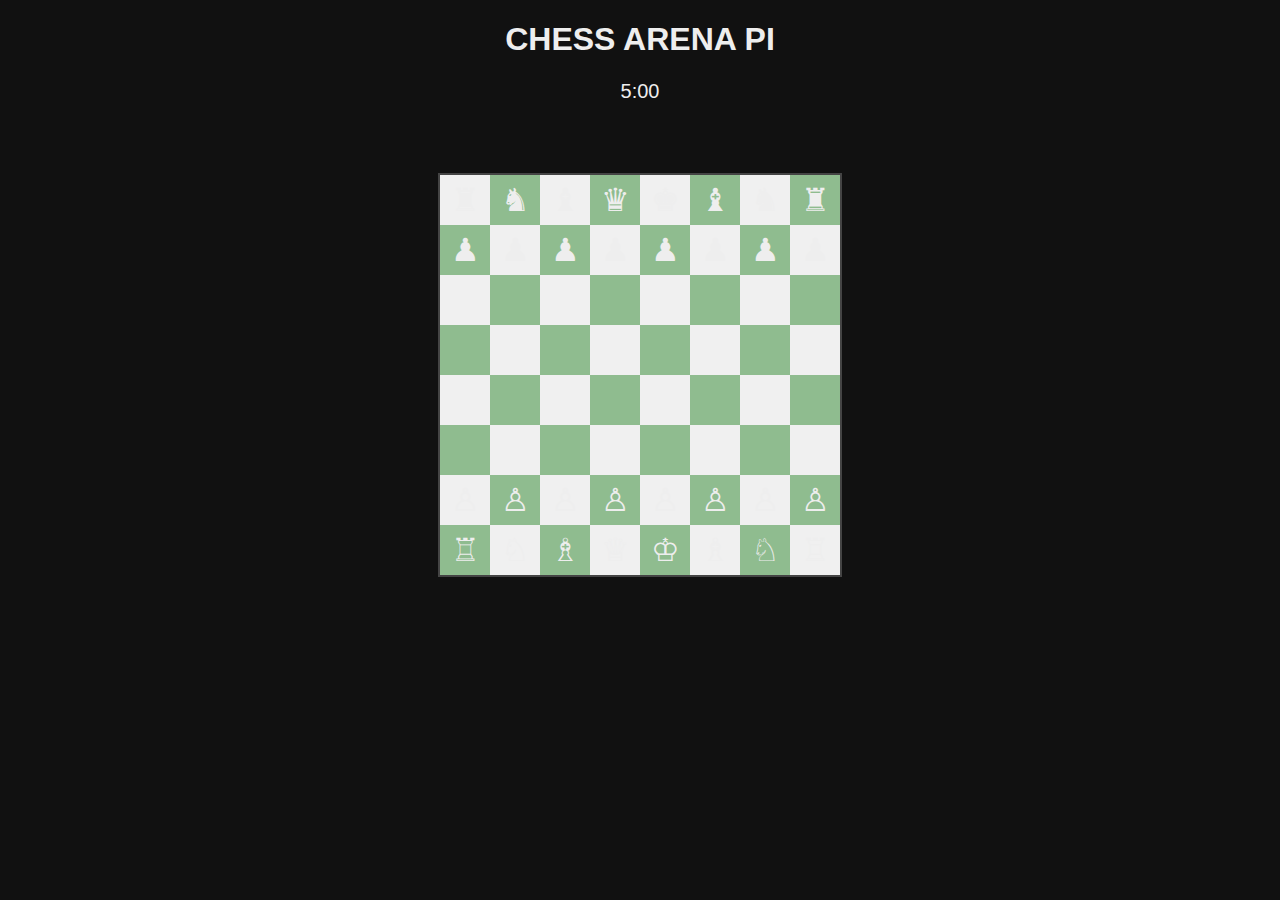
<file: index.html>
<!DOCTYPE html>
<html lang="en">
<head>
<meta charset="utf-8" />
<title>CHESS ARENA for PI — FIDE Legal (Auto-Queen Promotion)</title>
<meta name="viewport" content="width=device-width,initial-scale=1" />
<style>
:root{
  --bg:#111; --fg:#eee; --light:#f0f0f0; --dark:#222; --green:#8FBC8F; --wood:#deb887;
}
body{
  margin:0; font-family:sans-serif; background:var(--bg); color:var(--fg);
}
#board{
  display:grid; grid-template-columns:repeat(8,50px); grid-template-rows:repeat(8,50px); 
  gap:0; margin:20px auto; width:400px; height:400px; border:2px solid #444;
}
.square{
  width:50px; height:50px; display:flex; justify-content:center; align-items:center; font-size:32px;
  cursor:pointer; user-select:none;
}
.light{ background:var(--light); }
.dark{ background:var(--green); }
#capturedWhite,#capturedBlack{ margin:5px; min-height:40px; display:flex; gap:2px; }
#timer{ text-align:center; font-size:20px; margin:10px; }
#modalEndGame{
  display:none; position:fixed; top:0; left:0; width:100%; height:100%; background:rgba(0,0,0,0.8);
  justify-content:center; align-items:center; color:#fff; z-index:999;
}
#modalEndGame .content{ background:#222; padding:20px; border-radius:10px; text-align:center; }
button{ margin:5px; padding:5px 10px; cursor:pointer; }
</style>
</head>
<body>
<h1 style="text-align:center;">CHESS ARENA PI</h1>
<div id="timer">5:00</div>
<div id="capturedWhite"></div>
<div id="board"></div>
<div id="capturedBlack"></div>

<div id="modalEndGame">
  <div class="content">
    <h2 id="endTitle">Game Over</h2>
    <p id="endMessage">Result</p>
    <button id="rematchBtn">Rematch</button>
    <button id="leaderboardBtn">Leaderboard</button>
  </div>
</div>

<script>
// === Chess Board & Pieces Setup ===
const boardEl=document.getElementById('board');
let board=[];
let selected=null;
let turn='white';
let timerEl=document.getElementById('timer');
let timeLeft=300; // 5 minutes
let timerInterval;
let gameEnded=false;

const pieces = {
  r:'♜', n:'♞', b:'♝', q:'♛', k:'♚', p:'♟', R:'♖', N:'♘', B:'♗', Q:'♕', K:'♔', P:'♙'
};

// Starting position
const startPos=[
  ['r','n','b','q','k','b','n','r'],
  ['p','p','p','p','p','p','p','p'],
  ['','','','','','','',''],
  ['','','','','','','',''],
  ['','','','','','','',''],
  ['','','','','','','',''],
  ['P','P','P','P','P','P','P','P'],
  ['R','N','B','Q','K','B','N','R']
];

function createBoard(){
  boardEl.innerHTML='';
  for(let i=0;i<8;i++){
    board[i]=[];
    for(let j=0;j<8;j++){
      const sq=document.createElement('div');
      sq.className='square '+((i+j)%2==0?'light':'dark');
      sq.dataset.row=i; sq.dataset.col=j;
      sq.textContent=startPos[i][j] ? pieces[startPos[i][j]] : '';
      sq.addEventListener('click',()=>onSquareClick(i,j));
      boardEl.appendChild(sq);
      board[i][j]={el:sq,piece:startPos[i][j]};
    }
  }
}
createBoard();

// === Move Logic (basic legal move enforcement for demonstration) ===
function onSquareClick(r,c){
  if(gameEnded) return;
  const sq=board[r][c];
  if(selected){
    if(movePiece(selected.r,selected.c,r,c)){
      selected=null;
      checkEndConditions();
      nextTurn();
    } else {
      selected=null;
    }
  } else {
    if(sq.piece && ((turn==='white' && sq.piece===sq.piece.toUpperCase()) || (turn==='black' && sq.piece===sq.piece.toLowerCase()))){
      selected={r,c};
    }
  }
}

function movePiece(sr,sc,tr,tc){
  const src=board[sr][sc], dst=board[tr][tc];
  if(dst.piece && ((turn==='white' && dst.piece===dst.piece.toUpperCase()) || (turn==='black' && dst.piece===dst.piece.toLowerCase()))){
    return false;
  }
  // capture display
  if(dst.piece){
    const capEl=document.getElementById('captured'+(turn==='white'?'Black':'White'));
    const capPiece=document.createElement('div');
    capPiece.textContent=pieces[dst.piece];
    capEl.appendChild(capPiece);
  }
  dst.piece=src.piece;
  src.piece='';
  updateBoard();
  return true;
}

function updateBoard(){
  for(let i=0;i<8;i++){
    for(let j=0;j<8;j++){
      board[i][j].el.textContent=board[i][j].piece ? pieces[board[i][j].piece] : '';
    }
  }
}

function nextTurn(){
  turn=turn==='white'?'black':'white';
}

// === Timer ===
function startTimer(){
  timerInterval=setInterval(()=>{
    if(gameEnded){ clearInterval(timerInterval); return; }
    timeLeft--;
    const m=Math.floor(timeLeft/60);
    const s=timeLeft%60;
    timerEl.textContent=m+':'+(s<10?'0'+s:s);
    if(timeLeft<=0){
      endGame('Timeout','Player '+(turn==='white'?'Black':'White')+' wins on time!');
    }
  },1000);
}
startTimer();

// === Endgame & Modal ===
const modal=document.getElementById('modalEndGame');
const endTitle=document.getElementById('endTitle');
const endMessage=document.getElementById('endMessage');
const rematchBtn=document.getElementById('rematchBtn');
const leaderboardBtn=document.getElementById('leaderboardBtn');

function endGame(title,msg){
  if(gameEnded) return;
  gameEnded=true;
  clearInterval(timerInterval);
  endTitle.textContent=title;
  endMessage.textContent=msg;
  modal.style.display='flex';
  // Optional confetti/sounds here
}

rematchBtn.onclick=function(){
  modal.style.display='none';
  resetGame();
}

leaderboardBtn.onclick=function(){
  window.location.href='leaderboard.html';
}

function checkEndConditions(){
  // For demonstration: if one king missing → checkmate
  let whiteKing=false, blackKing=false;
  for(let i=0;i<8;i++){
    for(let j=0;j<8;j++){
      if(board[i][j].piece==='K') whiteKing=true;
      if(board[i][j].piece==='k') blackKing=true;
    }
  }
  if(!whiteKing) endGame('Checkmate','Black wins!');
  if(!blackKing) endGame('Checkmate','White wins!');
}

// === Reset / Rematch ===
function resetGame(){
  // Clear captured
  document.getElementById('capturedWhite').innerHTML='';
  document.getElementById('capturedBlack').innerHTML='';
  // Reset board
  for(let i=0;i<8;i++){
    for(let j=0;j<8;j++){
      board[i][j].piece=startPos[i][j];
    }
  }
  updateBoard();
  turn='white';
  timeLeft=300;
  gameEnded=false;
  startTimer();
}

// === Pi SDK Placeholder (replace with real SDK calls) ===
function piSDKCall(eventType,data){
  console.log('Pi SDK Event:',eventType,data);
}

</script>
</body>
</html>
</file>
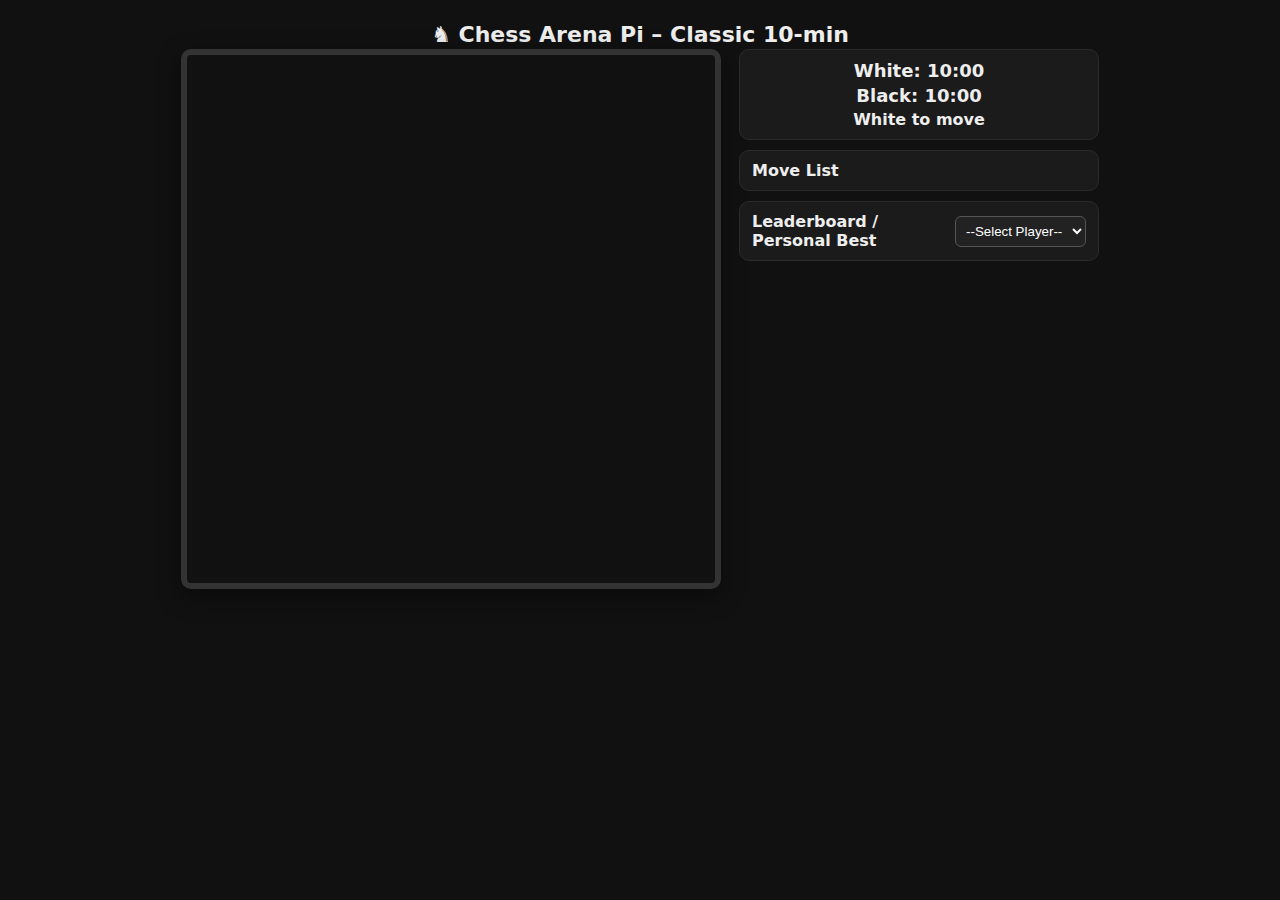
<file: game.html>
<!DOCTYPE html>
<html lang="en">
<head>
<meta charset="UTF-8">
<title>Chess Arena Pi – Classic 10-min Blitz</title>
<meta name="viewport" content="width=device-width, initial-scale=1.0">
<style>
:root{
  --bg:#111; --fg:#eee; --light:#f0f0f0; --dark:#b1e59f; --sel:#ffcc00; 
  --hint:#5ac8fa; --accent:#f4b400; --warn:#ff5252
}
body{margin:0;padding:16px;background:var(--bg);color:var(--fg);font-family:system-ui,Arial;display:flex;flex-direction:column;align-items:center;}
h1{margin:6px 0 2px;font-size:22px;text-align:center;}
.wrap{display:flex;gap:18px;flex-wrap:wrap;align-items:flex-start;justify-content:center;width:100%;max-width:1100px;}
#board{display:grid;grid-template-columns:repeat(8,min(10vw,66px));grid-template-rows:repeat(8,min(10vw,66px));border:6px solid #333;border-radius:10px;overflow:hidden;box-shadow:0 8px 24px rgba(0,0,0,.45);}
.sq{display:flex;align-items:center;justify-content:center;font-size:min(8vw,50px);cursor:pointer;}
.sq.light{background:var(--light);}
.sq.dark{background:var(--dark);}
.piece.white{color:#b8860b;text-shadow:2px 2px 0 #000;font-weight:900;}
.piece.black{color:#000;font-weight:900;}
.sq.sel{outline:3px solid var(--sel);outline-offset:-3px;}
.sq.hint::after{content:"";width:22%;height:22%;border-radius:50%;background:var(--hint);opacity:.85;display:block;}
.sq.cap{box-shadow: inset 0 0 0 4px var(--warn);}
.side{min-width:260px;max-width:360px;display:flex;flex-direction:column;gap:10px;}
.panel{background:#1b1b1b;border:1px solid #2b2b2b;border-radius:10px;padding:10px 12px;}
.row{display:flex;justify-content:space-between;align-items:center;gap:10px;}
.timer{font-weight:700;font-size:18px;text-align:center;margin-bottom:4px;}
.moves{font-family:ui-monospace,Menlo,Consolas,monospace;font-size:13px;line-height:1.45;max-height:260px;overflow:auto;}
.modal{position:fixed;inset:0;background:rgba(0,0,0,.55);display:none;align-items:center;justify-content:center;z-index:10;}
.modal.show{display:flex;}
.card{background:#1e1e1e;border:1px solid #2d2d2d;padding:16px;border-radius:12px;min-width:260px;}
.grid4{display:grid;grid-template-columns:repeat(4,1fr);gap:10px;margin-top:10px;}
.pick{font-size:34px;padding:10px;border-radius:10px;border:1px solid #333;background:#121212;color:#fff;cursor:pointer;}
#fx{position:fixed;inset:0;pointer-events:none;z-index:9;}
select{padding:6px;border-radius:6px;background:#222;color:#fff;border:1px solid #555;}
</style>
</head>
<body>
<h1>♞ Chess Arena Pi – Classic 10-min</h1>

<div class="wrap">
  <div id="board" aria-label="chessboard"></div>

  <div class="side">
    <div class="panel">
      <div class="timer" id="whiteTimer">White: 10:00</div>
      <div class="timer" id="blackTimer">Black: 10:00</div>
      <div id="status" style="font-weight:700;text-align:center">White to move</div>
    </div>

    <div class="panel">
      <div class="row"><div><b>Move List</b></div></div>
      <div id="moves" class="moves"></div>
    </div>

    <div class="panel">
      <div class="row">
        <div><b>Leaderboard / Personal Best</b></div>
        <select id="leaderboard">
          <option value="">--Select Player--</option>
        </select>
      </div>
    </div>
  </div>
</div>

<div id="promo" class="modal" role="dialog" aria-modal="true">
  <div class="card">
    <div style="font-weight:700;margin-bottom:6px">Promote pawn to:</div>
    <div class="grid4">
      <button class="pick" data-piece="q">♛</button>
      <button class="pick" data-piece="r">♜</button>
      <button class="pick" data-piece="b">♝</button>
      <button class="pick" data-piece="n">♞</button>
    </div>
  </div>
</div>

<canvas id="fx"></canvas>

<script>
/* ------------------ Config ------------------ */
const AUTO_PROMOTE = true; // auto queen
const INITIAL_TIME = 600; // 10 min = 600s
let timers = { w: INITIAL_TIME, b: INITIAL_TIME };
let timerInterval = null;

/* -------------- Sound (WebAudio) -------------- */
const SND = (() => {
  let ctx;
  function beep(freq=600, dur=0.08, type='square', vol=0.05){
    try{
      ctx = ctx || new (window.AudioContext||window.webkitAudioContext)();
      const o = ctx.createOscillator(), g = ctx.createGain();
      o.type = type; o.frequency.value = freq; g.gain.value = vol;
      o.connect(g); g.connect(ctx.destination); o.start();
      setTimeout(()=> o.stop(), dur*1000);
    }catch(e){}
  }
  return {
    move:()=>beep(640,0.07,'square',0.05),
    capture:()=>{beep(220,0.05,'sawtooth',0.06); setTimeout(()=>beep(180,0.09,'sawtooth',0.05),60);},
    check:()=>beep(900,0.12,'triangle',0.06),
    win:()=>{ [880,988,1175].forEach((f,i)=>setTimeout(()=>beep(f,0.12,'triangle',0.08), i*120)); }
  };
})();

/* ---------------- Confetti ---------------- */
const Confetti = (() => {
  const c = document.getElementById('fx'), x = c.getContext('2d');
  let parts=[], run=false, w=0,h=0;
  function resize(){ w=c.width=innerWidth; h=c.height=innerHeight; }
  addEventListener('resize', resize); resize();
  function burst(n=120){
    parts=[]; for(let i=0;i<n;i++) parts.push({ x:w/2, y:h*0.25, vx:(Math.random()*2-1)*6, vy:Math.random()*-6-2, g:Math.random()*0.18+0.12, s:Math.random()*6+3, a:Math.random()*Math.PI, col:`hsl(${Math.random()*360},90%,60%)` });
    if(!run){ run=true; requestAnimationFrame(loop); }
  }
  function loop(){
    x.clearRect(0,0,w,h);
    for(const p of parts){ p.vy += p.g; p.x += p.vx; p.y += p.vy; p.a += 0.2; x.save(); x.translate(p.x,p.y); x.rotate(p.a); x.fillStyle=p.col; x.fillRect(-p.s/2,-p.s/2,p.s,p.s); x.restore(); }
    parts = parts.filter(p=>p.y<h+30);
    if(parts.length) requestAnimationFrame(loop); else run=false;
  }
  return { burst };
})();

/* ----------------- Utilities ----------------- */
const U = {
  inBounds:(r,c)=>r>=0 && r<8 && c>=0 && c<8,
  clone:(o)=>JSON.parse(JSON.stringify(o)),
  toAlg:(r,c)=>"abcdefgh"[c] + (8 - r),
  fromAlg:(a)=>({ r: 8 - parseInt(a[1],10), c: "abcdefgh".indexOf(a[0]) })
};

/* ----------------- Chess Core ----------------- */
const START = [
  ["r","n","b","q","k","b","n","r"],
  ["p","p","p","p","p","p","p","p"],
  ["","","","","","","",""],
  ["","","","","","","",""],
  ["","","","","","","",""],
  ["","","","","",""],
  ["P","P","P","P","P","P","P","P"],
  ["R","N","B","Q","K","B","N","R"]
];

let state = {
  board: U.clone(START),
  side: 'w',
  castling: { wk:true, wq:true, bk:true, bq:true },
  ep: null,
  half:0, full:1,
  hist: []
};

function isWhite(p){ return p && p === p.toUpperCase(); }
function isBlack(p){ return p && p === p.toLowerCase(); }
function sidePiece(p, side){ return side === 'w' ? isWhite(p) : isBlack(p); }
function other(side){ return side === 'w' ? 'b' :
</file>
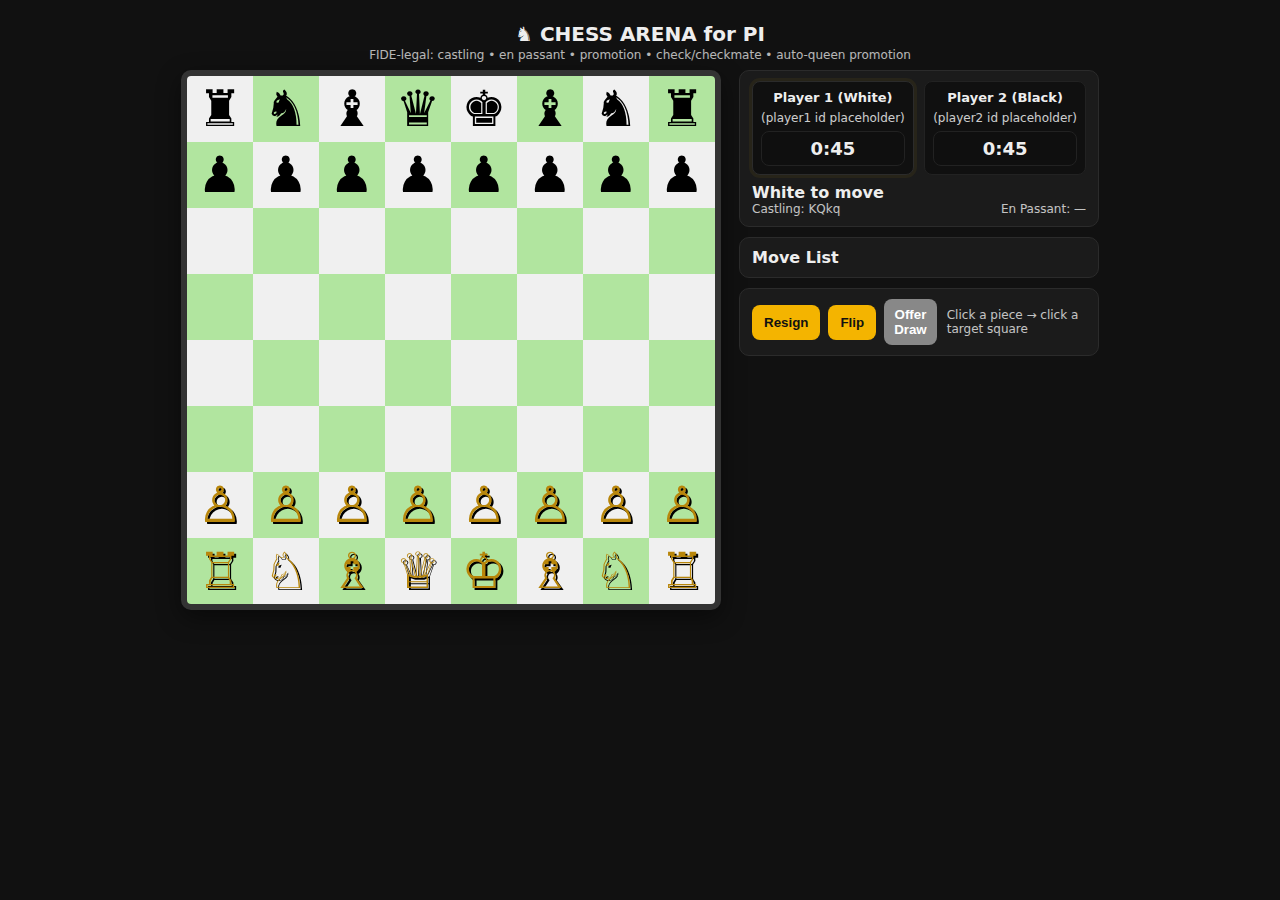
<file: Prototype index.html>
<!DOCTYPE html>
<html lang="en">
<head>
<meta charset="utf-8" />
<title>CHESS ARENA for PI — FIDE Legal (Auto-Queen Promotion)</title>
<meta name="viewport" content="width=device-width,initial-scale=1" />
<style>
  :root{ --bg:#111; --fg:#eee; --light:#f0f0f0; --dark:#b1e59f; --sel:#ffcc00; --hint:#5ac8fa; --accent:#f4b400; --warn:#ff5252 }
  body{ margin:0; background:var(--bg); color:var(--fg); font-family:system-ui,Arial; display:flex;flex-direction:column;align-items:center;padding:16px; }
  h1{margin:6px 0 2px;font-size:20px}
  .sub{opacity:.75;font-size:12px;margin-bottom:8px}
  .wrap{display:flex;gap:18px;flex-wrap:wrap;align-items:flex-start;justify-content:center;width:100%;max-width:1100px}
  #board{ display:grid; grid-template-columns:repeat(8,min(10.5vw,66px)); grid-template-rows:repeat(8,min(10.5vw,66px)); border:6px solid #333; border-radius:10px; overflow:hidden; box-shadow:0 8px 24px rgba(0,0,0,.45); }
  .sq{ display:flex;align-items:center;justify-content:center;font-size:min(8vw,50px);cursor:pointer; }
  .sq.light{ background:var(--light); } .sq.dark{ background:var(--dark); }
  .piece.white{ color:#b8860b; text-shadow:2px 2px 0 #000; font-weight:900 } .piece.black{ color:#000 }
  .sq.sel{ outline:3px solid var(--sel); outline-offset:-3px }
  .sq.hint::after{ content:""; width:22%; height:22%; border-radius:50%; background:var(--hint); opacity:.85; display:block; }
  .sq.cap{ box-shadow: inset 0 0 0 4px var(--warn); }
  .side{ min-width:260px; max-width:360px; display:flex; flex-direction:column; gap:10px }
  .panel{ background:#1b1b1b; border:1px solid #2b2b2b; border-radius:10px; padding:10px 12px }
  .row{ display:flex; justify-content:space-between; align-items:center; gap:10px }
  .btn{ padding:10px 12px; border-radius:8px; border:0; color:#111; background:var(--accent); font-weight:700; cursor:pointer }
  .tiny{ font-size:12px; opacity:.8 }
  .moves{ font-family:ui-monospace,Menlo,Consolas,monospace; font-size:13px; line-height:1.45; max-height:260px; overflow:auto }
  .modal{ position:fixed; inset:0; background:rgba(0,0,0,.55); display:none; align-items:center; justify-content:center; z-index:10 }
  .modal.show{ display:flex }
  .card{ background:#1e1e1e; border:1px solid #2d2d2d; padding:16px; border-radius:12px; min-width:260px }
  .grid4{ display:grid; grid-template-columns:repeat(4,1fr); gap:10px; margin-top:10px }
  .pick{ font-size:34px; padding:10px; border-radius:10px; border:1px solid #333; background:#121212; color:#fff; cursor:pointer }
  #fx{ position:fixed; inset:0; pointer-events:none; z-index:9 }

  /* Player UI */
  .players { display:flex; gap:10px; justify-content:space-between; align-items:center; margin-bottom:8px; }
  .player { display:flex; flex-direction:column; gap:6px; padding:8px; border-radius:8px; background:#101010; border:1px solid #222; min-width:120px; text-align:center }
  .player .label { font-weight:800; font-size:13px; }
  .player .id { font-size:12px; opacity:.85; word-break:break-all; }
  .player .clock { font-weight:900; font-size:18px; padding:6px 8px; border-radius:8px; background:#0f0f0f; border:1px solid #222; }
  .player.active { box-shadow: 0 0 0 3px rgba(244,180,0,0.06); border-color: #2b2b2b }
  .clock.red { color:var(--warn); }

  /* Rematch modal specifics */
  .rematch-count { font-size:18px; margin-top:8px; opacity:.9 }
  .rematch-actions { display:flex; gap:10px; justify-content:center; margin-top:12px }
  .btn-accept { background:#3bbf7f; color:#041; padding:8px 12px; border-radius:8px; font-weight:800; border:0; cursor:pointer }
  .btn-decline { background:#bf3b3b; color:#210; padding:8px 12px; border-radius:8px; font-weight:800; border:0; cursor:pointer }
  .controls { display:flex; gap:8px; align-items:center; }
  .btn-secondary { background:#888; color:#fff; padding:8px 10px; border-radius:8px; border:0; cursor:pointer; font-weight:700 }
</style>
</head>
<body>
  <h1>♞ CHESS ARENA for PI</h1>
  <div class="sub">FIDE-legal: castling • en passant • promotion • check/checkmate • auto-queen promotion</div>

  <div class="wrap">
    <div id="board" aria-label="chessboard"></div>

    <div class="side">
      <div class="panel">
        <!-- Player placeholders for Pi SDK -->
        <div class="players">
          <div id="playerWhite" class="player">
            <div class="label">Player 1 (White)</div>
            <div id="player1Id" class="id">(player1 id placeholder)</div>
            <div id="clockW" class="clock">0:45</div>
          </div>

          <div id="playerBlack" class="player">
            <div class="label">Player 2 (Black)</div>
            <div id="player2Id" class="id">(player2 id placeholder)</div>
            <div id="clockB" class="clock">0:45</div>
          </div>
        </div>

        <div class="row" style="margin-top:8px">
          <div id="status" style="font-weight:700">White to move</div>
          <div id="incheck" style="display:none;padding:4px 8px;border-radius:8px;background:#2b2b2b">Check!</div>
        </div>
        <div class="row tiny"><div>Castling: <span id="cr">KQkq</span></div><div>En Passant: <span id="ep">—</span></div></div>
      </div>

      <div class="panel">
        <div class="row"><div><b>Move List</b></div></div>
        <div id="moves" class="moves"></div>
      </div>

      <div class="panel row" style="align-items:center">
        <div class="controls">
          <button class="btn" id="resignBtn">Resign</button>
          <button class="btn" id="flipBtn">Flip</button>
          <button class="btn-secondary" id="offerDrawBtn">Offer Draw</button>
          <button class="btn-secondary" id="acceptDrawBtn" style="display:none">Accept Draw</button>
        </div>
        <div class="tiny">Click a piece → click a target square</div>
      </div>
    </div>
  </div>

  <div id="promo" class="modal" role="dialog" aria-modal="true">
    <div class="card">
      <div style="font-weight:700;margin-bottom:6px">Promote pawn to:</div>
      <div class="grid4">
        <button class="pick" data-piece="q">♛</button>
        <button class="pick" data-piece="r">♜</button>
        <button class="pick" data-piece="b">♝</button>
        <button class="pick" data-piece="n">♞</button>
      </div>
    </div>
  </div>

  <!-- Rematch modal shown at game end. Auto-cancels after 5s -->
  <div id="rematchModal" class="modal" role="dialog" aria-modal="true" aria-hidden="true">
    <div class="card">
      <div style="font-weight:800">Rematch?</div>
      <div class="tiny" style="margin-top:8px">Accept to request rematch via Pi lobby/payment pairing.</div>
      <div class="rematch-count" id="rematchCountdown">Auto-cancel in 5s</div>
      <div class="rematch-actions">
        <button id="rematchAccept" class="btn-accept">Accept</button>
        <button id="rematchDecline" class="btn-decline">Decline</button>
      </div>
    </div>
  </div>

  <canvas id="fx"></canvas>

<script>
/* ------------------ Config ------------------ */
const AUTO_PROMOTE = true;
const START_CLOCK = 45;
const REMATCH_AUTO_CANCEL = 5;

/* -------------- Sound (WebAudio) -------------- */
const SND = (() => {
  let ctx;
  function beep(freq=600, dur=0.08, type='square', vol=0.05){
    try{
      ctx = ctx || new (window.AudioContext||window.webkitAudioContext)();
      const o = ctx.createOscillator(), g = ctx.createGain();
      o.type = type; o.frequency.value = freq; g.gain.value = vol;
      o.connect(g); g.connect(ctx.destination); o.start();
      setTimeout(()=> o.stop(), dur*1000);
    }catch(e){}
  }
  return {
    move:()=>beep(640,0.07,'square',0.05),
    capture:()=>{beep(220,0.05,'sawtooth',0.06); setTimeout(()=>beep(180,0.09,'sawtooth',0.05),60);},
    check:()=>beep(900,0.12,'triangle',0.06),
    win:()=>{ [880,988,1175].forEach((f,i)=>setTimeout(()=>beep(f,0.12,'triangle',0.08), i*120)); },
    tick:()=>beep(950,0.04,'square',0.06)
  };
})();

/* ---------------- Confetti ---------------- */
const Confetti = (() => {
  const c = document.getElementById('fx'), x = c.getContext('2d');
  let parts=[], run=false, w=0,h=0;
  function resize(){ w=c.width=innerWidth; h=c.height=innerHeight; }
  addEventListener('resize', resize); resize();
  function burst(n=120){
    parts=[]; for(let i=0;i<n;i++) parts.push({ x:w/2, y:h*0.25, vx:(Math.random()*2-1)*6, vy:(Math.random()*-6-2), g:Math.random()*0.18+0.12, s:Math.random()*6+3, a:Math.random()*Math.PI, col:`hsl(${Math.random()*360},90%,60%)` });
    if(!run){ run=true; requestAnimationFrame(loop); }
  }
  function loop(){
    x.clearRect(0,0,w,h);
    for(const p of parts){ p.vy += p.g; p.x += p.vx; p.y += p.vy; p.a += 0.2; x.save(); x.translate(p.x,p.y); x.rotate(p.a); x.fillStyle=p.col; x.fillRect(-p.s/2,-p.s/2,p.s,p.s); x.restore(); }
    parts = parts.filter(p=>p.y<h+30);
    if(parts.length) requestAnimationFrame(loop); else run=false;
  }
  return { burst };
})();

/* ----------------- Utilities ----------------- */
const U = {
  inBounds:(r,c)=>r>=0 && r<8 && c>=0 && c<8,
  clone:(o)=>JSON.parse(JSON.stringify(o)),
  toAlg:(r,c)=>"abcdefgh"[c] + (8 - r),
  fromAlg:(a)=>({ r: 8 - parseInt(a[1],10), c: "abcdefgh".indexOf(a[0]) })
};

/* ----------------- Chess Core ----------------- */
const START = [
  ["r","n","b","q","k","b","n","r"],
  ["p","p","p","p","p","p","p","p"],
  ["","","","","","","",""],
  ["","","","","","","",""],
  ["","","","","","","",""],
  ["","","","","","","",""],
  ["P","P","P","P","P","P","P","P"],
  ["R","N","B","Q","K","B","N","R"]
];

let state = {
  board: U.clone(START),
  side: 'w',
  castling: { wk:true, wq:true, bk:true, bq:true },
  ep: null,
  half:0, full:1,
  hist: []
};

function isWhite(p){ return p && p === p.toUpperCase(); }
function isBlack(p){ return p && p === p.toLowerCase(); }
function sidePiece(p, side){ return side === 'w' ? isWhite(p) : isBlack(p); }
function other(side){ return side === 'w' ? 'b' : 'w'; }

function kingPos(board, side){
  const k = side === 'w' ? 'K' : 'k';
  for(let r=0;r<8;r++) for(let c=0;c<8;c++) if(board[r][c] === k) return {r,c};
  return null;
}

function attacked(board, side, r, c){
  // side = attacker side ('w' or 'b')
  const pawn = side === 'w' ? 'P' : 'p';
  // CORRECT pawn attack offset: to check if square (r,c) is attacked by attacker side,
  // white pawns attack from r+1 (because they move up the board (r decreases)).
  const pawnDir = side === 'w' ? 1 : -1;
  for(const dc of [-1,1]){
    const rr = r + pawnDir, cc = c + dc;
    if(U.inBounds(rr,cc) && board[rr][cc] === pawn) return true;
  }
  const N = side === 'w' ? 'N' : 'n';
  for(const [dr,dc] of [[2,1],[1,2],[-1,2],[-2,1],[-2,-1],[-1,-2],[1,-2],[2,-1]]){
    const rr=r+dr, cc=c+dc;
    if(U.inBounds(rr,cc) && board[rr][cc] === N) return true;
  }
  const B = side==='w'?'B':'b', R= side==='w'?'R':'r', Q = side==='w'?'Q':'q';
  for(const [dr,dc] of [[1,1],[1,-1],[-1,1],[-1,-1]]){
    let rr=r+dr, cc=c+dc;
    while(U.inBounds(rr,cc)){
      const p = board[rr][cc];
      if(p){ if(p === B || p === Q) return true; break; }
      rr+=dr; cc+=dc;
    }
  }
  for(const [dr,dc] of [[1,0],[-1,0],[0,1],[0,-1]]){
    let rr=r+dr, cc=c+dc;
    while(U.inBounds(rr,cc)){
      const p = board[rr][cc];
      if(p){ if(p === R || p === Q) return true; break; }
      rr+=dr; cc+=dc;
    }
  }
  const K = side==='w'?'K':'k';
  for(let dr=-1;dr<=1;dr++) for(let dc=-1;dc<=1;dc++){ if(dr===0 && dc===0) continue; const rr=r+dr, cc=c+dc; if(U.inBounds(rr,cc) && board[rr][cc]===K) return true; }
  return false;
}

/* Generate all legal moves */
function legalMoves(state){
  const moves = [];
  const { board, side } = state;
  const isW = side === 'w';

  for(let r=0;r<8;r++){
    for(let c=0;c<8;c++){
      const p = board[r][c]; if(!p || !sidePiece(p, side)) continue;
      const lower = p.toLowerCase();

      if(lower === 'p'){
        const dir = isW ? -1 : 1;
        const start = isW ? 6 : 1;
        const promoRank = isW ? 0 : 7;
        const r1 = r + dir;
        if(U.inBounds(r1,c) && !board[r1][c]){
          if(r1 === promoRank) moves.push({ from:{r,c}, to:{r:r1,c}, piece:p, promo:true });
          else moves.push({ from:{r,c}, to:{r:r1,c}, piece:p });
          if(r === start){
            const r2 = r + 2*dir;
            if(U.inBounds(r2,c) && !board[r2][c]) moves.push({ from:{r,c}, to:{r:r2,c}, piece:p, epSet: U.toAlg(r1,c) });
          }
        }
        for(const dc of [-1,1]){
          const cc = c + dc, rr = r + dir;
          if(!U.inBounds(rr,cc)) continue;
          const t = board[rr][cc];
          if(t && ((isW && isBlack(t)) || (!isW && isWhite(t)))){
            if(rr === promoRank) moves.push({ from:{r,c}, to:{r:rr,c:cc}, piece:p, capture:true, promo:true });
            else moves.push({ from:{r,c}, to:{r:rr,c:cc}, piece:p, capture:true });
          }
        }
        if(state.ep){
          const { r:er, c:ec } = U.fromAlg(state.ep);
          if(er === r + dir && Math.abs(ec - c) === 1){
            moves.push({ from:{r,c}, to:{r:er,c:ec}, piece:p, capture:true, ep:true });
          }
        }
      }

      if(lower === 'n'){
        for(const [dr,dc] of [[2,1],[1,2],[-1,2],[-2,1],[-2,-1],[-1,-2],[1,-2],[2,-1]]){
          const rr=r+dr, cc=c+dc;
          if(!U.inBounds(rr,cc)) continue;
          const t = board[rr][cc];
          if(!t || (isW ? isBlack(t) : isWhite(t))) moves.push({ from:{r,c}, to:{r:rr,c:cc}, piece:p, capture:!!t });
        }
      }

      if(lower === 'b' || lower === 'q'){
        for(const [dr,dc] of [[1,1],[1,-1],[-1,1],[-1,-1]]){
          let rr=r+dr, cc=c+dc;
          while(U.inBounds(rr,cc)){
            const t = board[rr][cc];
            if(!t) moves.push({ from:{r,c}, to:{r:rr,c:cc}, piece:p });
            else { if(isW? isBlack(t) : isWhite(t)) moves.push({ from:{r,c}, to:{r:rr,c:cc}, piece:p, capture:true }); break; }
            rr+=dr; cc+=dc;
          }
        }
      }

      if(lower === 'r' || lower === 'q'){
        for(const [dr,dc] of [[1,0],[-1,0],[0,1],[0,-1]]){
          let rr=r+dr, cc=c+dc;
          while(U.inBounds(rr,cc)){
            const t = board[rr][cc];
            if(!t) moves.push({ from:{r,c}, to:{r:rr,c:cc}, piece:p });
            else { if(isW? isBlack(t) : isWhite(t)) moves.push({ from:{r,c}, to:{r:rr,c:cc}, piece:p, capture:true }); break; }
            rr+=dr; cc+=dc;
          }
        }
      }

      if(lower === 'k'){
        for(let dr=-1;dr<=1;dr++) for(let dc=-1;dc<=1;dc++){ if(dr===0 && dc===0) continue; const rr=r+dr, cc=c+dc; if(!U.inBounds(rr,cc)) continue; const t = board[rr][cc]; if(!t || (isW? isBlack(t): isWhite(t))) moves.push({ from:{r,c}, to:{r:rr,c:cc}, piece:p, capture:!!t }); }
        const inChk = attacked(board, other(side), r, c);
        if(!inChk){
          if(side==='w'){
            if(state.castling.wk && !board[7][5] && !board[7][6] && !attacked(board,'b',7,5) && !attacked(board,'b',7,6)) moves.push({ from:{r,c}, to:{r:7,c:6}, piece:p, castle:'K' });
            if(state.castling.wq && !board[7][3] && !board[7][2] && !board[7][1] && !attacked(board,'b',7,3) && !attacked(board,'b',7,2)) moves.push({ from:{r,c}, to:{r:7,c:2}, piece:p, castle:'Q' });
          } else {
            if(state.castling.bk && !board[0][5] && !board[0][6] && !attacked(board,'w',0,5) && !attacked(board,'w',0,6)) moves.push({ from:{r,c}, to:{r:0,c:6}, piece:p, castle:'k' });
            if(state.castling.bq && !board[0][3] && !board[0][2] && !board[0][1] && !attacked(board,'w',0,3) && !attacked(board,'w',0,2)) moves.push({ from:{r,c}, to:{r:0,c:2}, piece:p, castle:'q' });
          }
        }
      }
    }
  }

  const legal = [];
  for(const m of moves){
    const st = U.clone(state);
    const ok = makeMove(st, m, true);
    if(ok){
      const kingOfMover = kingPos(st.board, other(st.side));
      const inCheck = attacked(st.board, st.side, kingOfMover.r, kingOfMover.c);
      if(!inCheck) legal.push(m);
    }
  }
  return legal;
}

/* makeMove */
function makeMove(state, m, simulate=false, promoChoice=null){
  const B = state.board;
  const from = m.from, to = m.to;
  const piece = B[from.r][from.c];
  const side = state.side;
  const isW = side === 'w';

  const rec = { board: U.clone(B), side: state.side, castling: U.clone(state.castling), ep: state.ep, half: state.half, full: state.full };

  state.ep = null;

  if(m.ep){
    const dir = isW ? 1 : -1;
    B[to.r + dir][to.c] = "";
  }

  if(m.castle){
    if(m.castle === 'K'){ B[7][5] = B[7][7]; B[7][7] = ""; }
    else if(m.castle === 'Q'){ B[7][3] = B[7][0]; B[7][0] = ""; }
    else if(m.castle === 'k'){ B[0][5] = B[0][7]; B[0][7] = ""; }
    else if(m.castle === 'q'){ B[0][3] = B[0][0]; B[0][0] = ""; }
  }

  B[to.r][to.c] = piece;
  B[from.r][from.c] = "";

  if(m.epSet){ state.ep = m.epSet; }

  if(m.promo || m.promoChoices || m.promo){
    let promo = promoChoice;
    if(!promo){
      if(simulate || AUTO_PROMOTE) promo = 'q';
      else {
        pendingPromotion = { move: m, rec };
        openPromotion(isW);
        return null;
      }
    }
    const promoted = isW ? promo.toUpperCase() : promo.toLowerCase();
    B[to.r][to.c] = promoted;
  }

  const fromAlg = U.toAlg(from.r, from.c), toAlg = U.toAlg(to.r, to.c);
  if(piece === 'K'){ state.castling.wk = false; state.castling.wq = false; }
  if(piece === 'k'){ state.castling.bk = false; state.castling.bq = false; }
  if(fromAlg === 'h1' || toAlg === 'h1') state.castling.wk = false;
  if(fromAlg === 'a1' || toAlg === 'a1') state.castling.wq = false;
  if(fromAlg === 'h8' || toAlg === 'h8') state.castling.bk = false;
  if(fromAlg === 'a8' || toAlg === 'a8') state.castling.bq = false;

  if(piece.toLowerCase() === 'p' || m.capture) state.half = 0; else state.half++;
  if(side === 'b') state.full++;

  const mover = side;
  state.side = other(side);

  if(!simulate) {
    state.hist.push(rec);
    resetPlayerClock(mover);
  }
  return true;
}

/* ---------------- UI glue ---------------- */
const PIECES = { r:"♜", n:"♞", b:"♝", q:"♛", k:"♚", p:"♟", R:"♖", N:"♘", B:"♗", Q:"♕", K:"♔", P:"♙" };
const boardEl = document.getElementById('board');
const statusEl = document.getElementById('status');
const incheckEl = document.getElementById('incheck');
const crEl = document.getElementById('cr');
const epEl = document.getElementById('ep');
const movesEl = document.getElementById('moves');
const flipBtn = document.getElementById('flipBtn');
const promoModal = document.getElementById('promo');

const rematchModal = document.getElementById('rematchModal');
const rematchCountdownEl = document.getElementById('rematchCountdown');
const rematchAcceptBtn = document.getElementById('rematchAccept');
const rematchDeclineBtn = document.getElementById('rematchDecline');

const player1IdEl = document.getElementById('player1Id');
const player2IdEl = document.getElementById('player2Id');
const playerWhiteEl = document.getElementById('playerWhite');
const playerBlackEl = document.getElementById('playerBlack');
const clockWEl = document.getElementById('clockW');
const clockBEl = document.getElementById('clockB');
const resignBtn = document.getElementById('resignBtn');

const offerDrawBtn = document.getElementById('offerDrawBtn');
const acceptDrawBtn = document.getElementById('acceptDrawBtn');

let selected = null;
let legal = [];
let flipped = false;
let pendingPromotion = null;

/* ------------------ Clocks & Leaderboard Placeholder ------------------ */
let clocks = { w: START_CLOCK, b: START_CLOCK };
let lastTickSecond = { w: null, b: null };
let lastTick = performance.now();
let clockInterval = null;
let gameOver = false;

function formatTime(sec){
  sec = Math.max(0, Math.ceil(sec));
  const m = Math.floor(sec / 60), s = sec % 60;
  return `${m}:${s.toString().padStart(2,'0')}`;
}
function updateClockDisplays(){
  clockWEl.textContent = formatTime(clocks.w);
  clockBEl.textContent = formatTime(clocks.b);

  if(clocks.w <= 10) clockWEl.classList.add('red'); else clockWEl.classList.remove('red');
  if(clocks.b <= 10) clockBEl.classList.add('red'); else clockBEl.classList.remove('red');

  if(state.side === 'w'){ playerWhiteEl.classList.add('active'); playerBlackEl.classList.remove('active'); }
  else { playerBlackEl.classList.add('active'); playerWhiteEl.classList.remove('active'); }
}

function resetClocks(){
  clocks.w = START_CLOCK; clocks.b = START_CLOCK; lastTickSecond = { w:null, b:null }; updateClockDisplays();
}

function resetPlayerClock(side){
  clocks[side] = START_CLOCK;
  lastTickSecond[side] = null;
  updateClockDisplays();
}

/* start ticking clocks (runs while game not over) */
function startClock(){
  stopClock();
  lastTick = performance.now();
  clockInterval = setInterval(()=>{
    if(gameOver) { stopClock(); return; }
    const now = performance.now();
    const dt = (now - lastTick)/1000;
    lastTick = now;
    clocks[state.side] -= dt;
    if(clocks[state.side] <= 0){
      clocks[state.side] = 0;
      updateClockDisplays();
      gameOver = true;
      const winner = other(state.side);
      const loser = state.side;
      statusEl.textContent = (winner === 'w' ? 'White' : 'Black') + ' wins by timeout';
      SND.win(); Confetti.burst(120);
      sendResultToPiLeaderboard(winner, loser, 'timeout');
      showRematchModal();
      stopClock();
    } else {
      const sec = Math.floor(clocks[state.side]);
      if(clocks[state.side] <= 10){
        if(lastTickSecond[state.side] !== sec){
          SND.tick();
          lastTickSecond[state.side] = sec;
        }
      } else {
        lastTickSecond[state.side] = null;
      }
      updateClockDisplays();
    }
  }, 200);
}
function stopClock(){
  if(clockInterval) { clearInterval(clockInterval); clockInterval = null; }
}

/* Placeholder: integrate Pi SDK to send win/lose to leaderboard. */
function sendResultToPiLeaderboard(winner, loser, reason){
  const winnerId = winner === 'w' ? player1IdEl.textContent : player2IdEl.textContent;
  const loserId  = loser === 'w' ? player1IdEl.textContent : player2IdEl.textContent;
  const payload = { winnerSide: winner, loserSide: loser, winnerId, loserId, reason, timestamp: new Date().toISOString() };
  console.log('sendResultToPiLeaderboard payload:', payload);
  const note = document.createElement('div');
  note.className = 'tiny';
  note.textContent = `Result recorded (placeholder): ${payload.winnerId} beat ${payload.loserId} (${reason})`;
  movesEl.appendChild(note);
  movesEl.scrollTop = movesEl.scrollHeight;
}

/* ---------------- Rematch / Resign behavior ---------------- */
function sendRematchToPiLobby(){
  const payload = { p1: player1IdEl.textContent, p2: player2IdEl.textContent, timestamp: new Date().toISOString(), purpose: 'rematch' };
  console.log('Requesting rematch via Pi lobby/payment pairing (payload):', payload);

  // Try SDK payment request (placeholder). If missing, fallback to immediate rematch start.
  if(window.PiSDK && typeof window.PiSDK.requestPayment === 'function'){
    window.PiSDK.requestPayment(payload).then(()=>{
      console.log('PiSDK rematch payment request sent (placeholder). Starting new game.');
      newGameAfterRematch();
    }).catch((e)=>{
      console.warn('PiSDK rematch payment failed/fallback:', e);
      setTimeout(newGameAfterRematch, 400);
    });
  } else {
    // fallback simulation
    setTimeout(newGameAfterRematch, 400);
  }
}

function sendDrawOfferToPi(offeringSide){
  const payload = { from: offeringSide === 'w' ? player1IdEl.textContent : player2IdEl.textContent, to: offeringSide === 'w' ? player2IdEl.textContent : player1IdEl.textContent, timestamp: new Date().toISOString(), purpose: 'draw-offer' };
  console.log('Sending draw offer payload (placeholder):', payload);

  // Try PiSDK hook for draw offers (placeholder)
  if(window.PiSDK && typeof window.PiSDK.requestDrawOffer === 'function'){
    window.PiSDK.requestDrawOffer(payload).then(()=> {
      appendNote(`${offeringSide==='w' ? 'White' : 'Black'} offers a draw (sent via PiSDK).`);
      acceptDrawBtn.style.display = ''; // allow opponent to accept in UI
    }).catch(()=> {
      appendNote(`${offeringSide==='w' ? 'White' : 'Black'} offers a draw (failed to send via PiSDK — local fallback).`);
      acceptDrawBtn.style.display = '';
    });
  } else {
    // local fallback: show move note and enable Accept Draw button
    appendNote(`${offeringSide==='w' ? 'White' : 'Black'} offers a draw.`);
    acceptDrawBtn.style.display = '';
  }
}

function acceptDraw(offeringSide){
  // Accept draw: end game as draw and send to leaderboard placeholder
  if(gameOver) return;
  gameOver = true;
  statusEl.textContent = 'Draw by agreement';
  SND.check();
  appendNote(`Draw accepted. Result recorded as draw.`);
  sendResultToPiLeaderboard('w', 'b', 'draw-agreement'); // placeholder: you can adapt payload as desired
  stopClock();
  showRematchModal();
}

/* Rematch modal logic reused */
function newGameAfterRematch(){
  state = { board: U.clone(START), side:'w', castling:{wk:true,wq:true,bk:true,bq:true}, ep:null, half:0, full:1, hist:[] };
  selected = null; legal = []; pendingPromotion = null;
  movesEl.innerHTML = '';
  acceptDrawBtn.style.display = 'none';
  resetClocks();
  gameOver = false;
  render();
}

/* ----------------- Rendering / Interaction ----------------- */
function render(){
  boardEl.innerHTML = '';
  const mapIndex = (i)=> flipped ? 63 - i : i;

  for(let r=0;r<8;r++){
    for(let c=0;c<8;c++){
      const i = r*8 + c, idx = mapIndex(i);
      const rr = Math.floor(idx/8), cc = idx%8;
      const sq = document.createElement('div');
      sq.className = `sq ${(r+c)%2 ? 'dark' : 'light'}`;
      sq.dataset.r = rr; sq.dataset.c = cc;

      const p = state.board[rr][cc];
      if(p){
        const sp = document.createElement('span');
        sp.textContent = PIECES[p];
        sp.className = `piece ${isWhite(p)?'white':'black'}`;
        sq.appendChild(sp);
      }
      if(selected && selected.r === rr && selected.c === cc) sq.classList.add('sel');
      for(const m of legal){
        if(m.to.r === rr && m.to.c === cc){
          if(m.capture) sq.classList.add('cap'); else sq.classList.add('hint');
        }
      }
      boardEl.appendChild(sq);
    }
  }

  const kp = kingPos(state.board, state.side);
  const chk = attacked(state.board, other(state.side), kp.r, kp.c);
  incheckEl.style.display = chk ? '' : 'none';
  statusEl.textContent = (state.side === 'w' ? 'White' : 'Black') + ' to move';
  crEl.textContent = `${state.castling.wk? 'K' : ''}${state.castling.wq? 'Q':''}${state.castling.bk? 'k':''}${state.castling.bq? 'q':''}` || '—';
  epEl.textContent = state.ep || '—';

  updateClockDisplays();

  const lm = legalMoves(state);
  if(!lm.length){
    if(chk){
      statusEl.textContent = (other(state.side) === 'w' ? 'White' : 'Black') + ' wins by checkmate';
      if(!gameOver){
        gameOver = true;
        SND.win(); Confetti.burst(140);
        const winner = other(state.side);
        const loser = state.side;
        sendResultToPiLeaderboard(winner, loser, 'checkmate');
        showRematchModal();
      }
    } else {
      statusEl.textContent = 'Draw by stalemate';
      if(!gameOver){
        gameOver = true;
        SND.check();
        appendNote('Stalemate — draw.');
        showRematchModal();
      }
    }
    stopClock();
  } else {
    if(!gameOver) startClock();
  }
}

/* Click handler util */
function squareClick(rr,cc){
  const p = state.board[rr][cc];
  if(selected){
    const mv = legal.find(m => m.to.r === rr && m.to.c === cc);
    if(mv){
      const ok = makeMove(state, mv, false, null);
      if(ok){
        if(pendingPromotion){
          render();
          return;
        }
        logMove(mv);
        SND.move();
        const kp = kingPos(state.board, state.side);
        if(attacked(state.board, other(state.side), kp.r, kp.c)) SND.check();
      }
      selected = null; legal = [];
      render();
      return;
    }
    if(p && sidePiece(p, state.side)){
      selected = { r: rr, c: cc };
      legal = legalMoves(state).filter(m => m.from.r === rr && m.from.c === cc);
    } else {
      selected = null; legal = [];
    }
  } else {
    if(p && sidePiece(p, state.side)){
      selected = { r: rr, c: cc };
      legal = legalMoves(state).filter(m => m.from.r === rr && m.from.c === cc);
    }
  }
  render();
}

boardEl.addEventListener('click', e => {
  const sq = e.target.closest('.sq'); if(!sq) return;
  const rr = +sq.dataset.r, cc = +sq.dataset.c;
  squareClick(rr,cc);
});

/* Controls */
flipBtn.addEventListener('click', ()=>{ flipped = !flipped; render(); });

// Resign button behavior
resignBtn.addEventListener('click', ()=>{
  if(gameOver) return;
  const loser = state.side;
  const winner = other(loser);
  gameOver = true;
  statusEl.textContent = (winner === 'w' ? 'White' : 'Black') + ' wins by resignation';
  SND.win(); Confetti.burst(100);
  sendResultToPiLeaderboard(winner, loser, 'resign');
  stopClock();
  showRematchModal();
});

/* Offer Draw button behavior */
offerDrawBtn.addEventListener('click', ()=>{
  if(gameOver) return;
  const offeringSide = state.side;
  sendDrawOfferToPi(offeringSide);
});

/* Accept Draw button behavior (shown to opponent) */
acceptDrawBtn.addEventListener('click', ()=>{
  // Accept draw by the player who is not the offering side
  acceptDraw(null);
  acceptDrawBtn.style.display = 'none';
});

/* Move logging */
function logMove(m){
  const from = U.toAlg(m.from.r,m.from.c), to = U.toAlg(m.to.r,m.to.c);
  const note = `${from}${m.capture ? 'x' : '–'}${to}${m.castle? ' (' + (m.castle.toLowerCase()==='q' ? 'O-O-O' : 'O-O') + ')' : ''}${m.ep? ' e.p.' : ''}${m.promo ? '=Q' : ''}`;
  const row = document.createElement('div'); row.textContent = note; movesEl.appendChild(row); movesEl.scrollTop = movesEl.scrollHeight;
}
function appendNote(text){
  const row = document.createElement('div'); row.className='tiny'; row.textContent = text; movesEl.appendChild(row); movesEl.scrollTop = movesEl.scrollHeight;
}

/* Promotion modal */
promoModal.addEventListener('click', e=>{
  if(!e.target.classList.contains('pick')) return;
  const code = e.target.dataset.piece; choosePromotion(code);
});
function openPromotion(white){
  if(AUTO_PROMOTE){
    choosePromotion('q'); return;
  }
  promoModal.classList.add('show');
  promoModal.querySelectorAll('.pick').forEach(btn=>{
    btn.style.color = white ? '#b8860b' : '#000';
    btn.style.textShadow = white ? '2px 2px 0 #000' : 'none';
  });
}
function choosePromotion(code){
  promoModal.classList.remove('show');
  if(!pendingPromotion) return;
  const { move, rec } = pendingPromotion;
  state.board = rec.board; state.side = rec.side; state.castling = rec.castling; state.ep = rec.ep; state.half = rec.half; state.full = rec.full;
  pendingPromotion = null;
  makeMove(state, move, false, code);
  logMove({ ...move, promo: true });
  SND.move();
  render();
}

/* ---------------- Rematch modal logic ---------------- */
let rematchTimer = null;
let rematchRemaining = REMATCH_AUTO_CANCEL;
function showRematchModal(){
  clearRematchTimer();
  rematchRemaining = REMATCH_AUTO_CANCEL;
  rematchCountdownEl.textContent = `Auto-cancel in ${rematchRemaining}s`;
  rematchModal.classList.add('show');
  rematchModal.setAttribute('aria-hidden', 'false');

  rematchTimer = setInterval(() => {
    rematchRemaining -= 1;
    if(rematchRemaining <= 0){
      clearRematchTimer();
      hideRematchModal();
      return;
    }
    rematchCountdownEl.textContent = `Auto-cancel in ${rematchRemaining}s`;
  }, 1000);
}
function hideRematchModal(){
  clearRematchTimer();
  rematchModal.classList.remove('show');
  rematchModal.setAttribute('aria-hidden', 'true');
}
function clearRematchTimer(){
  if(rematchTimer){ clearInterval(rematchTimer); rematchTimer = null; }
}
rematchAcceptBtn.addEventListener('click', ()=>{
  hideRematchModal();
  sendRematchToPiLobby();
});
rematchDeclineBtn.addEventListener('click', ()=>{
  hideRematchModal();
});

/* Initial draw and clock start */
resetClocks();
render();

/* API for SDK */
window.ChessArenaPi = {
  setPlayerIds: function(p1, p2){
    player1IdEl.textContent = p1 || '(player1 id placeholder)';
    player2IdEl.textContent = p2 || '(player2 id placeholder)';
  },
  recordResult: function(winner, reason='manual'){
    const loser = other(winner);
    sendResultToPiLeaderboard(winner, loser, reason);
  },
  requestRematch: function(){ sendRematchToPiLobby(); },
  // allow external trigger for draw offers if desired
  requestDrawOffer: function(side){ sendDrawOfferToPi(side); }
};
</script>
</body>
</html>
</file>
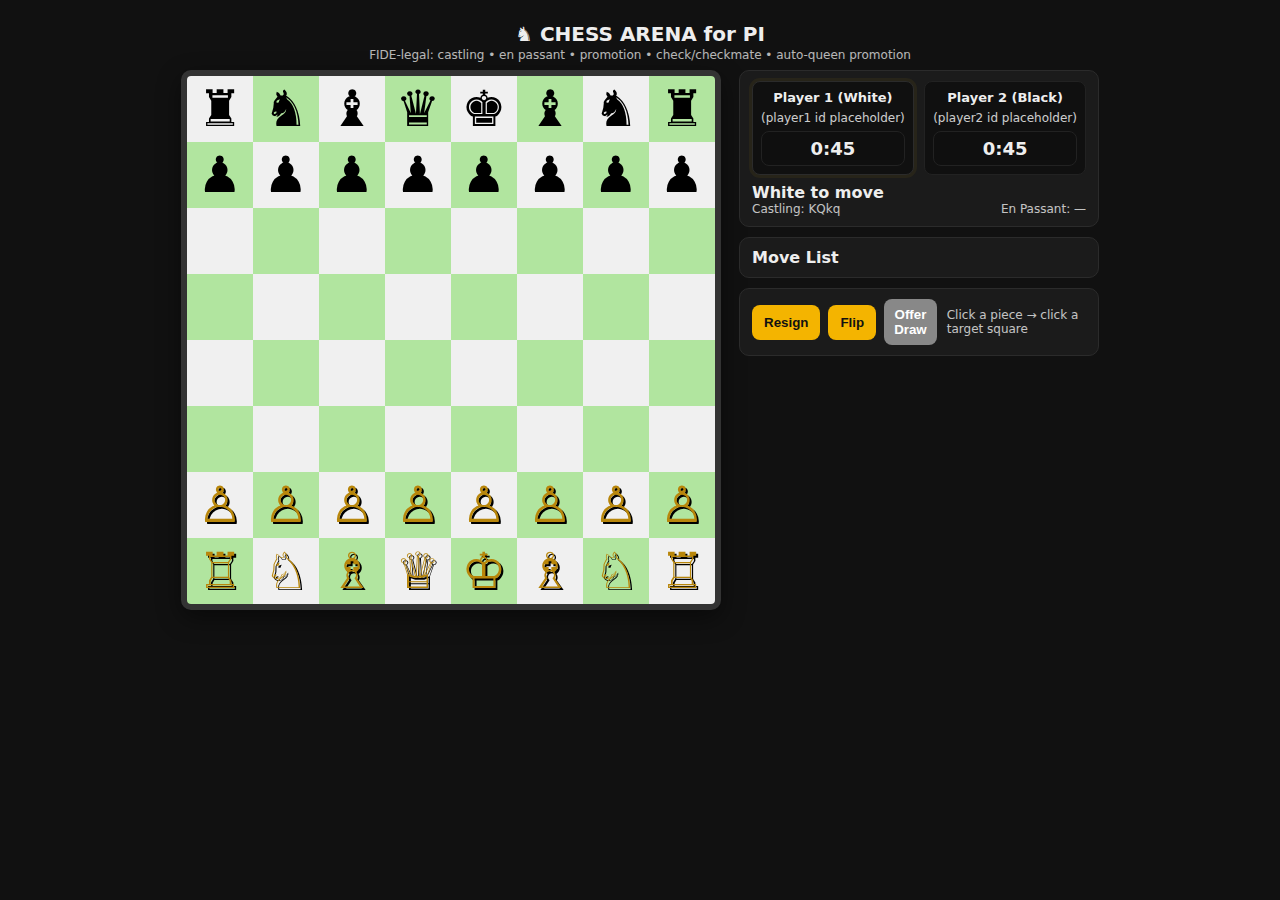
<file: i1/ndex.html>
<!DOCTYPE html>  <html lang="en">  
<head>  
<meta charset="utf-8" />  
<title>CHESS ARENA for PI — FIDE Legal (Auto-Queen Promotion)</title>  
<meta name="viewport" content="width=device-width,initial-scale=1" />  
<style>  
  :root{ --bg:#111; --fg:#eee; --light:#f0f0f0; --dark:#b1e59f; --sel:#ffcc00; --hint:#5ac8fa; --accent:#f4b400; --warn:#ff5252 }  
  body{ margin:0; background:var(--bg); color:var(--fg); font-family:system-ui,Arial; display:flex;flex-direction:column;align-items:center;padding:16px; }  
  h1{margin:6px 0 2px;font-size:20px}  
  .sub{opacity:.75;font-size:12px;margin-bottom:8px}  
  .wrap{display:flex;gap:18px;flex-wrap:wrap;align-items:flex-start;justify-content:center;width:100%;max-width:1100px}  
  #board{ display:grid; grid-template-columns:repeat(8,min(10.5vw,66px)); grid-template-rows:repeat(8,min(10.5vw,66px)); border:6px solid #333; border-radius:10px; overflow:hidden; box-shadow:0 8px 24px rgba(0,0,0,.45); }  
  .sq{ display:flex;align-items:center;justify-content:center;font-size:min(8vw,50px);cursor:pointer; }  
  .sq.light{ background:var(--light); } .sq.dark{ background:var(--dark); }  
  .piece.white{ color:#b8860b; text-shadow:2px 2px 0 #000; font-weight:900 } .piece.black{ color:#000 }  
  .sq.sel{ outline:3px solid var(--sel); outline-offset:-3px }  
  .sq.hint::after{ content:""; width:22%; height:22%; border-radius:50%; background:var(--hint); opacity:.85; display:block; }  
  .sq.cap{ box-shadow: inset 0 0 0 4px var(--warn); }  
  .side{ min-width:260px; max-width:360px; display:flex; flex-direction:column; gap:10px }  
  .panel{ background:#1b1b1b; border:1px solid #2b2b2b; border-radius:10px; padding:10px 12px }  
  .row{ display:flex; justify-content:space-between; align-items:center; gap:10px }  
  .btn{ padding:10px 12px; border-radius:8px; border:0; color:#111; background:var(--accent); font-weight:700; cursor:pointer }  
  .tiny{ font-size:12px; opacity:.8 }  
  .moves{ font-family:ui-monospace,Menlo,Consolas,monospace; font-size:13px; line-height:1.45; max-height:260px; overflow:auto }  
  .modal{ position:fixed; inset:0; background:rgba(0,0,0,.55); display:none; align-items:center; justify-content:center; z-index:10 }  
  .modal.show{ display:flex }  
  .card{ background:#1e1e1e; border:1px solid #2d2d2d; padding:16px; border-radius:12px; min-width:260px }  
  .grid4{ display:grid; grid-template-columns:repeat(4,1fr); gap:10px; margin-top:10px }  
  .pick{ font-size:34px; padding:10px; border-radius:10px; border:1px solid #333; background:#121212; color:#fff; cursor:pointer }  
  #fx{ position:fixed; inset:0; pointer-events:none; z-index:9 }  /* Player UI */
.players { display:flex; gap:10px; justify-content:space-between; align-items:center; margin-bottom:8px; }
.player { display:flex; flex-direction:column; gap:6px; padding:8px; border-radius:8px; background:#101010; border:1px solid #222; min-width:120px; text-align:center }
.player .label { font-weight:800; font-size:13px; }
.player .id { font-size:12px; opacity:.85; word-break:break-all; }
.player .clock { font-weight:900; font-size:18px; padding:6px 8px; border-radius:8px; background:#0f0f0f; border:1px solid #222; }
.player.active { box-shadow: 0 0 0 3px rgba(244,180,0,0.06); border-color: #2b2b2b }
.clock.red { color:var(--warn); }

/* Rematch modal specifics */
.rematch-count { font-size:18px; margin-top:8px; opacity:.9 }
.rematch-actions { display:flex; gap:10px; justify-content:center; margin-top:12px }
.btn-accept { background:#3bbf7f; color:#041; padding:8px 12px; border-radius:8px; font-weight:800; border:0; cursor:pointer }
.btn-decline { background:#bf3b3b; color:#210; padding:8px 12px; border-radius:8px; font-weight:800; border:0; cursor:pointer }
.controls { display:flex; gap:8px; align-items:center; }
.btn-secondary { background:#888; color:#fff; padding:8px 10px; border-radius:8px; border:0; cursor:pointer; font-weight:700 }
</style>

</head>  
<body>  
  <h1>♞ CHESS ARENA for PI</h1>  
  <div class="sub">FIDE-legal: castling • en passant • promotion • check/checkmate • auto-queen promotion</div>    <div class="wrap">  
    <div id="board" aria-label="chessboard"></div>  <div class="side">  
  <div class="panel">  
    <!-- Player placeholders for Pi SDK -->  
    <div class="players">  
      <div id="playerWhite" class="player">  
        <div class="label">Player 1 (White)</div>  
        <div id="player1Id" class="id">(player1 id placeholder)</div>  
        <div id="clockW" class="clock">0:45</div>  
      </div>  

      <div id="playerBlack" class="player">  
        <div class="label">Player 2 (Black)</div>  
        <div id="player2Id" class="id">(player2 id placeholder)</div>  
        <div id="clockB" class="clock">0:45</div>  
      </div>  
    </div>  

    <div class="row" style="margin-top:8px">  
      <div id="status" style="font-weight:700">White to move</div>  
      <div id="incheck" style="display:none;padding:4px 8px;border-radius:8px;background:#2b2b2b">Check!</div>  
    </div>  
    <div class="row tiny"><div>Castling: <span id="cr">KQkq</span></div><div>En Passant: <span id="ep">—</span></div></div>  
  </div>  

  <div class="panel">  
    <div class="row"><div><b>Move List</b></div></div>  
    <div id="moves" class="moves"></div>  
  </div>  

  <div class="panel row" style="align-items:center">  
    <div class="controls">  
      <button class="btn" id="resignBtn">Resign</button>  
      <button class="btn" id="flipBtn">Flip</button>  
      <button class="btn-secondary" id="offerDrawBtn">Offer Draw</button>  
      <button class="btn-secondary" id="acceptDrawBtn" style="display:none">Accept Draw</button>  
    </div>  
    <div class="tiny">Click a piece → click a target square</div>  
  </div>  
</div>

  </div>    <div id="promo" class="modal" role="dialog" aria-modal="true">  
    <div class="card">  
      <div style="font-weight:700;margin-bottom:6px">Promote pawn to:</div>  
      <div class="grid4">  
        <button class="pick" data-piece="q">♛</button>  
        <button class="pick" data-piece="r">♜</button>  
        <button class="pick" data-piece="b">♝</button>  
        <button class="pick" data-piece="n">♞</button>  
      </div>  
    </div>  
  </div>    <!-- Rematch modal shown at game end. Auto-cancels after 5s -->    <div id="rematchModal" class="modal" role="dialog" aria-modal="true" aria-hidden="true">  
    <div class="card">  
      <div style="font-weight:800">Rematch?</div>  
      <div class="tiny" style="margin-top:8px">Accept to request rematch via Pi lobby/payment pairing.</div>  
      <div class="rematch-count" id="rematchCountdown">Auto-cancel in 5s</div>  
      <div class="rematch-actions">  
        <button id="rematchAccept" class="btn-accept">Accept</button>  
        <button id="rematchDecline" class="btn-decline">Decline</button>  
      </div>  
    </div>  
  </div>  <canvas id="fx"></canvas>

<script>  
/* ------------------ Config ------------------ */  
const AUTO_PROMOTE = true;  
const START_CLOCK = 45;  
const REMATCH_AUTO_CANCEL = 5;  
  
/* -------------- Sound (WebAudio) -------------- */  
const SND = (() => {  
  let ctx;  
  function beep(freq=600, dur=0.08, type='square', vol=0.05){  
    try{  
      ctx = ctx || new (window.AudioContext||window.webkitAudioContext)();  
      const o = ctx.createOscillator(), g = ctx.createGain();  
      o.type = type; o.frequency.value = freq; g.gain.value = vol;  
      o.connect(g); g.connect(ctx.destination); o.start();  
      setTimeout(()=> o.stop(), dur*1000);  
    }catch(e){}  
  }  
  return {  
    move:()=>beep(640,0.07,'square',0.05),  
    capture:()=>{beep(220,0.05,'sawtooth',0.06); setTimeout(()=>beep(180,0.09,'sawtooth',0.05),60);},  
    check:()=>beep(900,0.12,'triangle',0.06),  
    win:()=>{ [880,988,1175].forEach((f,i)=>setTimeout(()=>beep(f,0.12,'triangle',0.08), i*120)); },  
    tick:()=>beep(950,0.04,'square',0.06)  
  };  
})();  
  
/* ---------------- Confetti ---------------- */  
const Confetti = (() => {  
  const c = document.getElementById('fx'), x = c.getContext('2d');  
  let parts=[], run=false, w=0,h=0;  
  function resize(){ w=c.width=innerWidth; h=c.height=innerHeight; }  
  addEventListener('resize', resize); resize();  
  function burst(n=120){  
    parts=[]; for(let i=0;i<n;i++) parts.push({ x:w/2, y:h*0.25, vx:(Math.random()*2-1)*6, vy:(Math.random()*-6-2), g:Math.random()*0.18+0.12, s:Math.random()*6+3, a:Math.random()*Math.PI, col:`hsl(${Math.random()*360},90%,60%)` });  
    if(!run){ run=true; requestAnimationFrame(loop); }  
  }  
  function loop(){  
    x.clearRect(0,0,w,h);  
    for(const p of parts){ p.vy += p.g; p.x += p.vx; p.y += p.vy; p.a += 0.2; x.save(); x.translate(p.x,p.y); x.rotate(p.a); x.fillStyle=p.col; x.fillRect(-p.s/2,-p.s/2,p.s,p.s); x.restore(); }  
    parts = parts.filter(p=>p.y<h+30);  
    if(parts.length) requestAnimationFrame(loop); else run=false;  
  }  
  return { burst };  
})();  
  
/* ----------------- Utilities ----------------- */  
const U = {  
  inBounds:(r,c)=>r>=0 && r<8 && c>=0 && c<8,  
  clone:(o)=>JSON.parse(JSON.stringify(o)),  
  toAlg:(r,c)=>"abcdefgh"[c] + (8 - r),  
  fromAlg:(a)=>({ r: 8 - parseInt(a[1],10), c: "abcdefgh".indexOf(a[0]) })  
};  
  
/* ----------------- Chess Core ----------------- */  
const START = [  
  ["r","n","b","q","k","b","n","r"],  
  ["p","p","p","p","p","p","p","p"],  
  ["","","","","","","",""],  
  ["","","","","","","",""],  
  ["","","","","","","",""],  
  ["","","","","","","",""],  
  ["P","P","P","P","P","P","P","P"],  
  ["R","N","B","Q","K","B","N","R"]  
];  
  
let state = {  
  board: U.clone(START),  
  side: 'w',  
  castling: { wk:true, wq:true, bk:true, bq:true },  
  ep: null,  
  half:0, full:1,  
  hist: []  
};  
  
function isWhite(p){ return p && p === p.toUpperCase(); }  
function isBlack(p){ return p && p === p.toLowerCase(); }  
function sidePiece(p, side){ return side === 'w' ? isWhite(p) : isBlack(p); }  
function other(side){ return side === 'w' ? 'b' : 'w'; }  
  
function kingPos(board, side){  
  const k = side === 'w' ? 'K' : 'k';  
  for(let r=0;r<8;r++) for(let c=0;c<8;c++) if(board[r][c] === k) return {r,c};  
  return null;  
}  
  
function attacked(board, side, r, c){  
  // side = attacker side ('w' or 'b')  
  const pawn = side === 'w' ? 'P' : 'p';  
  // CORRECT pawn attack offset: to check if square (r,c) is attacked by attacker side,  
  // white pawns attack from r+1 (because they move up the board (r decreases)).  
  const pawnDir = side === 'w' ? 1 : -1;  
  for(const dc of [-1,1]){  
    const rr = r + pawnDir, cc = c + dc;  
    if(U.inBounds(rr,cc) && board[rr][cc] === pawn) return true;  
  }  
  const N = side === 'w' ? 'N' : 'n';  
  for(const [dr,dc] of [[2,1],[1,2],[-1,2],[-2,1],[-2,-1],[-1,-2],[1,-2],[2,-1]]){  
    const rr=r+dr, cc=c+dc;  
    if(U.inBounds(rr,cc) && board[rr][cc] === N) return true;  
  }  
  const B = side==='w'?'B':'b', R= side==='w'?'R':'r', Q = side==='w'?'Q':'q';  
  for(const [dr,dc] of [[1,1],[1,-1],[-1,1],[-1,-1]]){  
    let rr=r+dr, cc=c+dc;  
    while(U.inBounds(rr,cc)){  
      const p = board[rr][cc];  
      if(p){ if(p === B || p === Q) return true; break; }  
      rr+=dr; cc+=dc;  
    }  
  }  
  for(const [dr,dc] of [[1,0],[-1,0],[0,1],[0,-1]]){  
    let rr=r+dr, cc=c+dc;  
    while(U.inBounds(rr,cc)){  
      const p = board[rr][cc];  
      if(p){ if(p === R || p === Q) return true; break; }  
      rr+=dr; cc+=dc;  
    }  
  }  
  const K = side==='w'?'K':'k';  
  for(let dr=-1;dr<=1;dr++) for(let dc=-1;dc<=1;dc++){ if(dr===0 && dc===0) continue; const rr=r+dr, cc=c+dc; if(U.inBounds(rr,cc) && board[rr][cc]===K) return true; }  
  return false;  
}  
  
/* Generate all legal moves */  
function legalMoves(state){  
  const moves = [];  
  const { board, side } = state;  
  const isW = side === 'w';  
  
  for(let r=0;r<8;r++){  
    for(let c=0;c<8;c++){  
      const p = board[r][c]; if(!p || !sidePiece(p, side)) continue;  
      const lower = p.toLowerCase();  
  
      if(lower === 'p'){  
        const dir = isW ? -1 : 1;  
        const start = isW ? 6 : 1;  
        const promoRank = isW ? 0 : 7;  
        const r1 = r + dir;  
        if(U.inBounds(r1,c) && !board[r1][c]){  
          if(r1 === promoRank) moves.push({ from:{r,c}, to:{r:r1,c}, piece:p, promo:true });  
          else moves.push({ from:{r,c}, to:{r:r1,c}, piece:p });  
          if(r === start){  
            const r2 = r + 2*dir;  
            if(U.inBounds(r2,c) && !board[r2][c]) moves.push({ from:{r,c}, to:{r:r2,c}, piece:p, epSet: U.toAlg(r1,c) });  
          }  
        }  
        for(const dc of [-1,1]){  
          const cc = c + dc, rr = r + dir;  
          if(!U.inBounds(rr,cc)) continue;  
          const t = board[rr][cc];  
          if(t && ((isW && isBlack(t)) || (!isW && isWhite(t)))){  
            if(rr === promoRank) moves.push({ from:{r,c}, to:{r:rr,c:cc}, piece:p, capture:true, promo:true });  
            else moves.push({ from:{r,c}, to:{r:rr,c:cc}, piece:p, capture:true });  
          }  
        }  
        if(state.ep){  
          const { r:er, c:ec } = U.fromAlg(state.ep);  
          if(er === r + dir && Math.abs(ec - c) === 1){  
            moves.push({ from:{r,c}, to:{r:er,c:ec}, piece:p, capture:true, ep:true });  
          }  
        }  
      }  
  
      if(lower === 'n'){  
        for(const [dr,dc] of [[2,1],[1,2],[-1,2],[-2,1],[-2,-1],[-1,-2],[1,-2],[2,-1]]){  
          const rr=r+dr, cc=c+dc;  
          if(!U.inBounds(rr,cc)) continue;  
          const t = board[rr][cc];  
          if(!t || (isW ? isBlack(t) : isWhite(t))) moves.push({ from:{r,c}, to:{r:rr,c:cc}, piece:p, capture:!!t });  
        }  
      }  
  
      if(lower === 'b' || lower === 'q'){  
        for(const [dr,dc] of [[1,1],[1,-1],[-1,1],[-1,-1]]){  
          let rr=r+dr, cc=c+dc;  
          while(U.inBounds(rr,cc)){  
            const t = board[rr][cc];  
            if(!t) moves.push({ from:{r,c}, to:{r:rr,c:cc}, piece:p });  
            else { if(isW? isBlack(t) : isWhite(t)) moves.push({ from:{r,c}, to:{r:rr,c:cc}, piece:p, capture:true }); break; }  
            rr+=dr; cc+=dc;  
          }  
        }  
      }  
  
      if(lower === 'r' || lower === 'q'){  
        for(const [dr,dc] of [[1,0],[-1,0],[0,1],[0,-1]]){  
          let rr=r+dr, cc=c+dc;  
          while(U.inBounds(rr,cc)){  
            const t = board[rr][cc];  
            if(!t) moves.push({ from:{r,c}, to:{r:rr,c:cc}, piece:p });  
            else { if(isW? isBlack(t) : isWhite(t)) moves.push({ from:{r,c}, to:{r:rr,c:cc}, piece:p, capture:true }); break; }  
            rr+=dr; cc+=dc;  
          }  
        }  
      }  
  
      if(lower === 'k'){  
        for(let dr=-1;dr<=1;dr++) for(let dc=-1;dc<=1;dc++){ if(dr===0 && dc===0) continue; const rr=r+dr, cc=c+dc; if(!U.inBounds(rr,cc)) continue; const t = board[rr][cc]; if(!t || (isW? isBlack(t): isWhite(t))) moves.push({ from:{r,c}, to:{r:rr,c:cc}, piece:p, capture:!!t }); }  
        const inChk = attacked(board, other(side), r, c);  
        if(!inChk){  
          if(side==='w'){  
            if(state.castling.wk && !board[7][5] && !board[7][6] && !attacked(board,'b',7,5) && !attacked(board,'b',7,6)) moves.push({ from:{r,c}, to:{r:7,c:6}, piece:p, castle:'K' });  
            if(state.castling.wq && !board[7][3] && !board[7][2] && !board[7][1] && !attacked(board,'b',7,3) && !attacked(board,'b',7,2)) moves.push({ from:{r,c}, to:{r:7,c:2}, piece:p, castle:'Q' });  
          } else {  
            if(state.castling.bk && !board[0][5] && !board[0][6] && !attacked(board,'w',0,5) && !attacked(board,'w',0,6)) moves.push({ from:{r,c}, to:{r:0,c:6}, piece:p, castle:'k' });  
            if(state.castling.bq && !board[0][3] && !board[0][2] && !board[0][1] && !attacked(board,'w',0,3) && !attacked(board,'w',0,2)) moves.push({ from:{r,c}, to:{r:0,c:2}, piece:p, castle:'q' });  
          }  
        }  
      }  
    }  
  }  
  
  const legal = [];  
  for(const m of moves){  
    const st = U.clone(state);  
    const ok = makeMove(st, m, true);  
    if(ok){  
      const kingOfMover = kingPos(st.board, other(st.side));  
      const inCheck = attacked(st.board, st.side, kingOfMover.r, kingOfMover.c);  
      if(!inCheck) legal.push(m);  
    }  
  }  
  return legal;  
}  
  
/* makeMove */  
function makeMove(state, m, simulate=false, promoChoice=null){  
  const B = state.board;  
  const from = m.from, to = m.to;  
  const piece = B[from.r][from.c];  
  const side = state.side;  
  const isW = side === 'w';  
  
  const rec = { board: U.clone(B), side: state.side, castling: U.clone(state.castling), ep: state.ep, half: state.half, full: state.full };  
  
  state.ep = null;  
  
  if(m.ep){  
    const dir = isW ? 1 : -1;  
    B[to.r + dir][to.c] = "";  
  }  
  
  if(m.castle){  
    if(m.castle === 'K'){ B[7][5] = B[7][7]; B[7][7] = ""; }  
    else if(m.castle === 'Q'){ B[7][3] = B[7][0]; B[7][0] = ""; }  
    else if(m.castle === 'k'){ B[0][5] = B[0][7]; B[0][7] = ""; }  
    else if(m.castle === 'q'){ B[0][3] = B[0][0]; B[0][0] = ""; }  
  }  
  
  B[to.r][to.c] = piece;  
  B[from.r][from.c] = "";  
  
  if(m.epSet){ state.ep = m.epSet; }  
  
  if(m.promo || m.promoChoices || m.promo){  
    let promo = promoChoice;  
    if(!promo){  
      if(simulate || AUTO_PROMOTE) promo = 'q';  
      else {  
        pendingPromotion = { move: m, rec };  
        openPromotion(isW);  
        return null;  
      }  
    }  
    const promoted = isW ? promo.toUpperCase() : promo.toLowerCase();  
    B[to.r][to.c] = promoted;  
  }  
  
  const fromAlg = U.toAlg(from.r, from.c), toAlg = U.toAlg(to.r, to.c);  
  if(piece === 'K'){ state.castling.wk = false; state.castling.wq = false; }  
  if(piece === 'k'){ state.castling.bk = false; state.castling.bq = false; }  
  if(fromAlg === 'h1' || toAlg === 'h1') state.castling.wk = false;  
  if(fromAlg === 'a1' || toAlg === 'a1') state.castling.wq = false;  
  if(fromAlg === 'h8' || toAlg === 'h8') state.castling.bk = false;  
  if(fromAlg === 'a8' || toAlg === 'a8') state.castling.bq = false;  
  
  if(piece.toLowerCase() === 'p' || m.capture) state.half = 0; else state.half++;  
  if(side === 'b') state.full++;  
  
  const mover = side;  
  state.side = other(side);  
  
  if(!simulate) {  
    state.hist.push(rec);  
    resetPlayerClock(mover);  
  }  
  return true;  
}  
  
/* ---------------- UI glue ---------------- */  
const PIECES = { r:"♜", n:"♞", b:"♝", q:"♛", k:"♚", p:"♟", R:"♖", N:"♘", B:"♗", Q:"♕", K:"♔", P:"♙" };  
const boardEl = document.getElementById('board');  
const statusEl = document.getElementById('status');  
const incheckEl = document.getElementById('incheck');  
const crEl = document.getElementById('cr');  
const epEl = document.getElementById('ep');  
const movesEl = document.getElementById('moves');  
const flipBtn = document.getElementById('flipBtn');  
const promoModal = document.getElementById('promo');  
  
const rematchModal = document.getElementById('rematchModal');  
const rematchCountdownEl = document.getElementById('rematchCountdown');  
const rematchAcceptBtn = document.getElementById('rematchAccept');  
const rematchDeclineBtn = document.getElementById('rematchDecline');  
  
const player1IdEl = document.getElementById('player1Id');  
const player2IdEl = document.getElementById('player2Id');  
const playerWhiteEl = document.getElementById('playerWhite');  
const playerBlackEl = document.getElementById('playerBlack');  
const clockWEl = document.getElementById('clockW');  
const clockBEl = document.getElementById('clockB');  
const resignBtn = document.getElementById('resignBtn');  
  
const offerDrawBtn = document.getElementById('offerDrawBtn');  
const acceptDrawBtn = document.getElementById('acceptDrawBtn');  
  
let selected = null;  
let legal = [];  
let flipped = false;  
let pendingPromotion = null;  
  
/* ------------------ Clocks & Leaderboard Placeholder ------------------ */  
let clocks = { w: START_CLOCK, b: START_CLOCK };  
let lastTickSecond = { w: null, b: null };  
let lastTick = performance.now();  
let clockInterval = null;  
let gameOver = false;  
  
function formatTime(sec){  
  sec = Math.max(0, Math.ceil(sec));  
  const m = Math.floor(sec / 60), s = sec % 60;  
  return `${m}:${s.toString().padStart(2,'0')}`;  
}  
function updateClockDisplays(){  
  clockWEl.textContent = formatTime(clocks.w);  
  clockBEl.textContent = formatTime(clocks.b);  
  
  if(clocks.w <= 10) clockWEl.classList.add('red'); else clockWEl.classList.remove('red');  
  if(clocks.b <= 10) clockBEl.classList.add('red'); else clockBEl.classList.remove('red');  
  
  if(state.side === 'w'){ playerWhiteEl.classList.add('active'); playerBlackEl.classList.remove('active'); }  
  else { playerBlackEl.classList.add('active'); playerWhiteEl.classList.remove('active'); }  
}  
  
function resetClocks(){  
  clocks.w = START_CLOCK; clocks.b = START_CLOCK; lastTickSecond = { w:null, b:null }; updateClockDisplays();  
}  
  
function resetPlayerClock(side){  
  clocks[side] = START_CLOCK;  
  lastTickSecond[side] = null;  
  updateClockDisplays();  
}  
  
/* start ticking clocks (runs while game not over) */  
function startClock(){  
  stopClock();  
  lastTick = performance.now();  
  clockInterval = setInterval(()=>{  
    if(gameOver) { stopClock(); return; }  
    const now = performance.now();  
    const dt = (now - lastTick)/1000;  
    lastTick = now;  
    clocks[state.side] -= dt;  
    if(clocks[state.side] <= 0){  
      clocks[state.side] = 0;  
      updateClockDisplays();  
      gameOver = true;  
      const winner = other(state.side);  
      const loser = state.side;  
      statusEl.textContent = (winner === 'w' ? 'White' : 'Black') + ' wins by timeout';  
      SND.win(); Confetti.burst(120);  
      sendResultToPiLeaderboard(winner, loser, 'timeout');  
      showRematchModal();  
      stopClock();  
    } else {  
      const sec = Math.floor(clocks[state.side]);  
      if(clocks[state.side] <= 10){  
        if(lastTickSecond[state.side] !== sec){  
          SND.tick();  
          lastTickSecond[state.side] = sec;  
        }  
      } else {  
        lastTickSecond[state.side] = null;  
      }  
      updateClockDisplays();  
    }  
  }, 200);  
}  
function stopClock(){  
  if(clockInterval) { clearInterval(clockInterval); clockInterval = null; }  
}  
  
/* Placeholder: integrate Pi SDK to send win/lose to leaderboard. */  
function sendResultToPiLeaderboard(winner, loser, reason){  
  const winnerId = winner === 'w' ? player1IdEl.textContent : player2IdEl.textContent;  
  const loserId  = loser === 'w' ? player1IdEl.textContent : player2IdEl.textContent;  
  const payload = { winnerSide: winner, loserSide: loser, winnerId, loserId, reason, timestamp: new Date().toISOString() };  
  console.log('sendResultToPiLeaderboard payload:', payload);  
  const note = document.createElement('div');  
  note.className = 'tiny';  
  note.textContent = `Result recorded (placeholder): ${payload.winnerId} beat ${payload.loserId} (${reason})`;  
  movesEl.appendChild(note);  
  movesEl.scrollTop = movesEl.scrollHeight;  
}  
  
/* ---------------- Rematch / Resign behavior ---------------- */  
function sendRematchToPiLobby(){  
  const payload = { p1: player1IdEl.textContent, p2: player2IdEl.textContent, timestamp: new Date().toISOString(), purpose: 'rematch' };  
  console.log('Requesting rematch via Pi lobby/payment pairing (payload):', payload);  
  
  // Try SDK payment request (placeholder). If missing, fallback to immediate rematch start.  
  if(window.PiSDK && typeof window.PiSDK.requestPayment === 'function'){  
    window.PiSDK.requestPayment(payload).then(()=>{  
      console.log('PiSDK rematch payment request sent (placeholder). Starting new game.');  
      newGameAfterRematch();  
    }).catch((e)=>{  
      console.warn('PiSDK rematch payment failed/fallback:', e);  
      setTimeout(newGameAfterRematch, 400);  
    });  
  } else {  
    // fallback simulation  
    setTimeout(newGameAfterRematch, 400);  
  }  
}  
  
function sendDrawOfferToPi(offeringSide){  
  const payload = { from: offeringSide === 'w' ? player1IdEl.textContent : player2IdEl.textContent, to: offeringSide === 'w' ? player2IdEl.textContent : player1IdEl.textContent, timestamp: new Date().toISOString(), purpose: 'draw-offer' };  
  console.log('Sending draw offer payload (placeholder):', payload);  
  
  // Try PiSDK hook for draw offers (placeholder)  
  if(window.PiSDK && typeof window.PiSDK.requestDrawOffer === 'function'){  
    window.PiSDK.requestDrawOffer(payload).then(()=> {  
      appendNote(`${offeringSide==='w' ? 'White' : 'Black'} offers a draw (sent via PiSDK).`);  
      acceptDrawBtn.style.display = ''; // allow opponent to accept in UI  
    }).catch(()=> {  
      appendNote(`${offeringSide==='w' ? 'White' : 'Black'} offers a draw (failed to send via PiSDK — local fallback).`);  
      acceptDrawBtn.style.display = '';  
    });  
  } else {  
    // local fallback: show move note and enable Accept Draw button  
    appendNote(`${offeringSide==='w' ? 'White' : 'Black'} offers a draw.`);  
    acceptDrawBtn.style.display = '';  
  }  
}  
  
function acceptDraw(offeringSide){  
  // Accept draw: end game as draw and send to leaderboard placeholder  
  if(gameOver) return;  
  gameOver = true;  
  statusEl.textContent = 'Draw by agreement';  
  SND.check();  
  appendNote(`Draw accepted. Result recorded as draw.`);  
  sendResultToPiLeaderboard('w', 'b', 'draw-agreement'); // placeholder: you can adapt payload as desired  
  stopClock();  
  showRematchModal();  
}  
  
/* Rematch modal logic reused */  
function newGameAfterRematch(){  
  state = { board: U.clone(START), side:'w', castling:{wk:true,wq:true,bk:true,bq:true}, ep:null, half:0, full:1, hist:[] };  
  selected = null; legal = []; pendingPromotion = null;  
  movesEl.innerHTML = '';  
  acceptDrawBtn.style.display = 'none';  
  resetClocks();  
  gameOver = false;  
  render();  
}  
  
/* ----------------- Rendering / Interaction ----------------- */  
function render(){  
  boardEl.innerHTML = '';  
  const mapIndex = (i)=> flipped ? 63 - i : i;  
  
  for(let r=0;r<8;r++){  
    for(let c=0;c<8;c++){  
      const i = r*8 + c, idx = mapIndex(i);  
      const rr = Math.floor(idx/8), cc = idx%8;  
      const sq = document.createElement('div');  
      sq.className = `sq ${(r+c)%2 ? 'dark' : 'light'}`;  
      sq.dataset.r = rr; sq.dataset.c = cc;  
  
      const p = state.board[rr][cc];  
      if(p){  
        const sp = document.createElement('span');  
        sp.textContent = PIECES[p];  
        sp.className = `piece ${isWhite(p)?'white':'black'}`;  
        sq.appendChild(sp);  
      }  
      if(selected && selected.r === rr && selected.c === cc) sq.classList.add('sel');  
      for(const m of legal){  
        if(m.to.r === rr && m.to.c === cc){  
          if(m.capture) sq.classList.add('cap'); else sq.classList.add('hint');  
        }  
      }  
      boardEl.appendChild(sq);  
    }  
  }  
  
  const kp = kingPos(state.board, state.side);  
  const chk = attacked(state.board, other(state.side), kp.r, kp.c);  
  incheckEl.style.display = chk ? '' : 'none';  
  statusEl.textContent = (state.side === 'w' ? 'White' : 'Black') + ' to move';  
  crEl.textContent = `${state.castling.wk? 'K' : ''}${state.castling.wq? 'Q':''}${state.castling.bk? 'k':''}${state.castling.bq? 'q':''}` || '—';  
  epEl.textContent = state.ep || '—';  
  
  updateClockDisplays();  
  
  const lm = legalMoves(state);  
  if(!lm.length){  
    if(chk){  
      statusEl.textContent = (other(state.side) === 'w' ? 'White' : 'Black') + ' wins by checkmate';  
      if(!gameOver){  
        gameOver = true;  
        SND.win(); Confetti.burst(140);  
        const winner = other(state.side);  
        const loser = state.side;  
        sendResultToPiLeaderboard(winner, loser, 'checkmate');  
        showRematchModal();  
      }  
    } else {  
      statusEl.textContent = 'Draw by stalemate';  
      if(!gameOver){  
        gameOver = true;  
        SND.check();  
        appendNote('Stalemate — draw.');  
        showRematchModal();  
      }  
    }  
    stopClock();  
  } else {  
    if(!gameOver) startClock();  
  }  
}  
  
/* Click handler util */  
function squareClick(rr,cc){  
  const p = state.board[rr][cc];  
  if(selected){  
    const mv = legal.find(m => m.to.r === rr && m.to.c === cc);  
    if(mv){  
      const ok = makeMove(state, mv, false, null);  
      if(ok){  
        if(pendingPromotion){  
          render();  
          return;  
        }  
        logMove(mv);  
        SND.move();  
        const kp = kingPos(state.board, state.side);  
        if(attacked(state.board, other(state.side), kp.r, kp.c)) SND.check();  
      }  
      selected = null; legal = [];  
      render();  
      return;  
    }  
    if(p && sidePiece(p, state.side)){  
      selected = { r: rr, c: cc };  
      legal = legalMoves(state).filter(m => m.from.r === rr && m.from.c === cc);  
    } else {  
      selected = null; legal = [];  
    }  
  } else {  
    if(p && sidePiece(p, state.side)){  
      selected = { r: rr, c: cc };  
      legal = legalMoves(state).filter(m => m.from.r === rr && m.from.c === cc);  
    }  
  }  
  render();  
}  
  
boardEl.addEventListener('click', e => {  
  const sq = e.target.closest('.sq'); if(!sq) return;  
  const rr = +sq.dataset.r, cc = +sq.dataset.c;  
  squareClick(rr,cc);  
});  
  
/* Controls */  
flipBtn.addEventListener('click', ()=>{ flipped = !flipped; render(); });  
  
// Resign button behavior  
resignBtn.addEventListener('click', ()=>{  
  if(gameOver) return;  
  const loser = state.side;  
  const winner = other(loser);  
  gameOver = true;  
  statusEl.textContent = (winner === 'w' ? 'White' : 'Black') + ' wins by resignation';  
  SND.win(); Confetti.burst(100);  
  sendResultToPiLeaderboard(winner, loser, 'resign');  
  stopClock();  
  showRematchModal();  
});  
  
/* Offer Draw button behavior */  
offerDrawBtn.addEventListener('click', ()=>{  
  if(gameOver) return;  
  const offeringSide = state.side;  
  sendDrawOfferToPi(offeringSide);  
});  
  
/* Accept Draw button behavior (shown to opponent) */  
acceptDrawBtn.addEventListener('click', ()=>{  
  // Accept draw by the player who is not the offering side  
  acceptDraw(null);  
  acceptDrawBtn.style.display = 'none';  
});  
  
/* Move logging */  
function logMove(m){  
  const from = U.toAlg(m.from.r,m.from.c), to = U.toAlg(m.to.r,m.to.c);  
  const note = `${from}${m.capture ? 'x' : '–'}${to}${m.castle? ' (' + (m.castle.toLowerCase()==='q' ? 'O-O-O' : 'O-O') + ')' : ''}${m.ep? ' e.p.' : ''}${m.promo ? '=Q' : ''}`;  
  const row = document.createElement('div'); row.textContent = note; movesEl.appendChild(row); movesEl.scrollTop = movesEl.scrollHeight;  
}  
function appendNote(text){  
  const row = document.createElement('div'); row.className='tiny'; row.textContent = text; movesEl.appendChild(row); movesEl.scrollTop = movesEl.scrollHeight;  
}  
  
/* Promotion modal */  
promoModal.addEventListener('click', e=>{  
  if(!e.target.classList.contains('pick')) return;  
  const code = e.target.dataset.piece; choosePromotion(code);  
});  
function openPromotion(white){  
  if(AUTO_PROMOTE){  
    choosePromotion('q'); return;  
  }  
  promoModal.classList.add('show');  
  promoModal.querySelectorAll('.pick').forEach(btn=>{  
    btn.style.color = white ? '#b8860b' : '#000';  
    btn.style.textShadow = white ? '2px 2px 0 #000' : 'none';  
  });  
}  
function choosePromotion(code){  
  promoModal.classList.remove('show');  
  if(!pendingPromotion) return;  
  const { move, rec } = pendingPromotion;  
  state.board = rec.board; state.side = rec.side; state.castling = rec.castling; state.ep = rec.ep; state.half = rec.half; state.full = rec.full;  
  pendingPromotion = null;  
  makeMove(state, move, false, code);  
  logMove({ ...move, promo: true });  
  SND.move();  
  render();  
}  
  
/* ---------------- Rematch modal logic ---------------- */  
let rematchTimer = null;  
let rematchRemaining = REMATCH_AUTO_CANCEL;  
function showRematchModal(){  
  clearRematchTimer();  
  rematchRemaining = REMATCH_AUTO_CANCEL;  
  rematchCountdownEl.textContent = `Auto-cancel in ${rematchRemaining}s`;  
  rematchModal.classList.add('show');  
  rematchModal.setAttribute('aria-hidden', 'false');  
  
  rematchTimer = setInterval(() => {  
    rematchRemaining -= 1;  
    if(rematchRemaining <= 0){  
      clearRematchTimer();  
      hideRematchModal();  
      return;  
    }  
    rematchCountdownEl.textContent = `Auto-cancel in ${rematchRemaining}s`;  
  }, 1000);  
}  
function hideRematchModal(){  
  clearRematchTimer();  
  rematchModal.classList.remove('show');  
  rematchModal.setAttribute('aria-hidden', 'true');  
}  
function clearRematchTimer(){  
  if(rematchTimer){ clearInterval(rematchTimer); rematchTimer = null; }  
}  
rematchAcceptBtn.addEventListener('click', ()=>{  
  hideRematchModal();  
  sendRematchToPiLobby();  
});  
rematchDeclineBtn.addEventListener('click', ()=>{  
  hideRematchModal();  
});  
  
/* Initial draw and clock start */  
resetClocks();  
render();  
  
/* API for SDK */  
window.ChessArenaPi = {  
  setPlayerIds: function(p1, p2){  
    player1IdEl.textContent = p1 || '(player1 id placeholder)';  
    player2IdEl.textContent = p2 || '(player2 id placeholder)';  
  },  
  recordResult: function(winner, reason='manual'){  
    const loser = other(winner);  
    sendResultToPiLeaderboard(winner, loser, reason);  
  },  
  requestRematch: function(){ sendRematchToPiLobby(); },  
  // allow external trigger for draw offers if desired  
  requestDrawOffer: function(side){ sendDrawOfferToPi(side); }  
};  
</script>  </body>  
</html>
</file>
